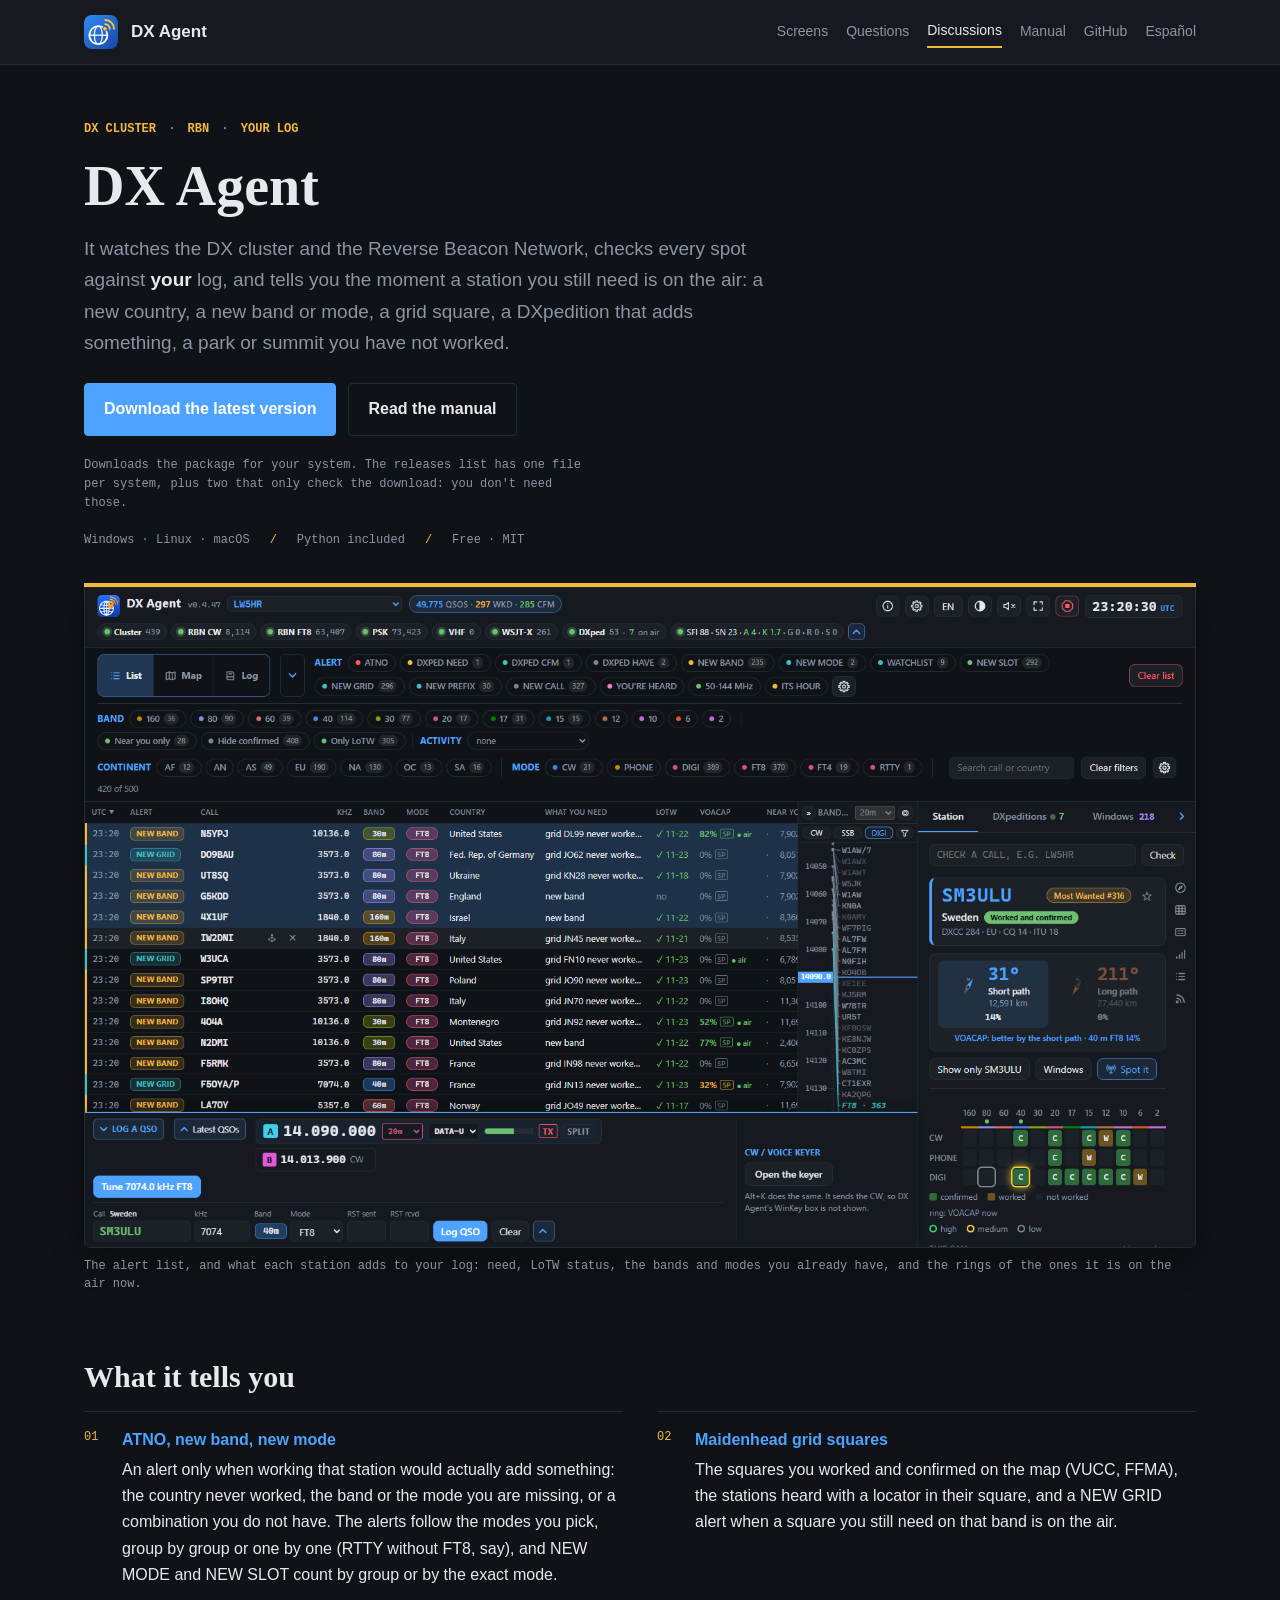
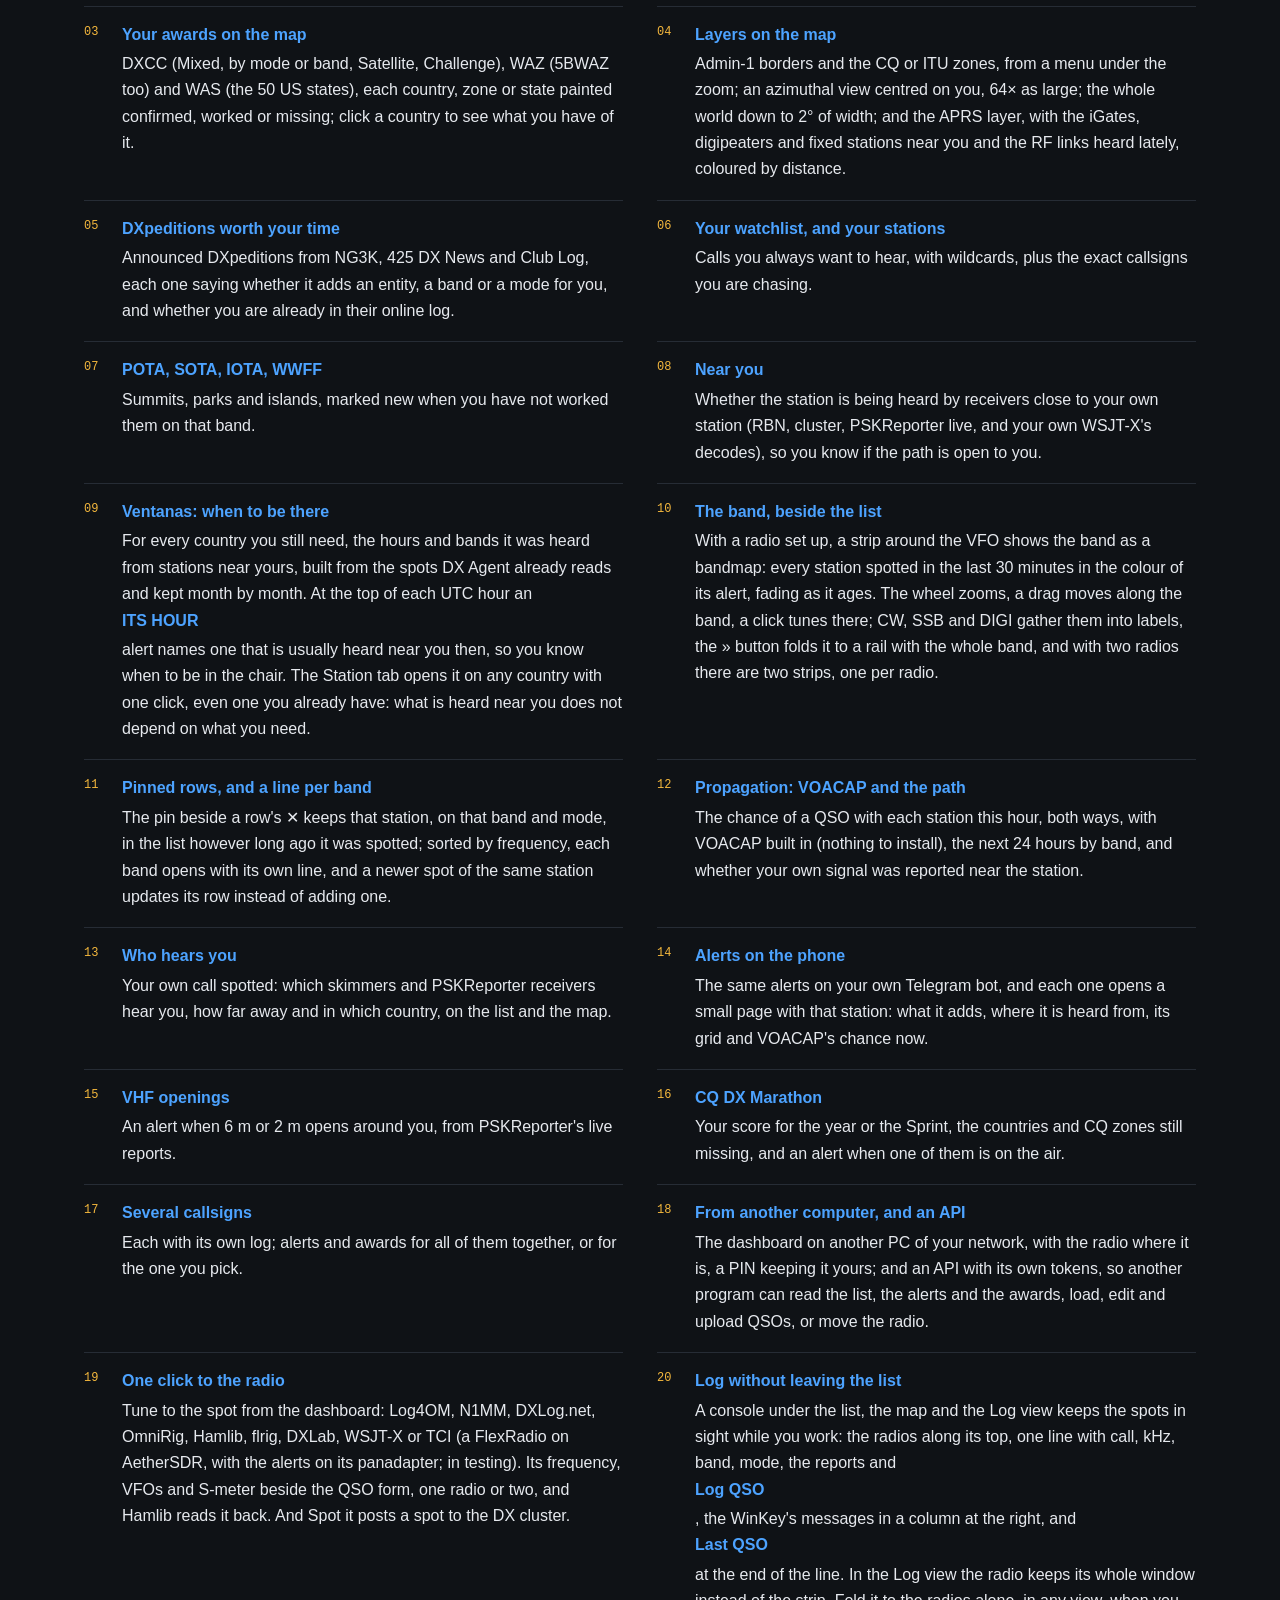
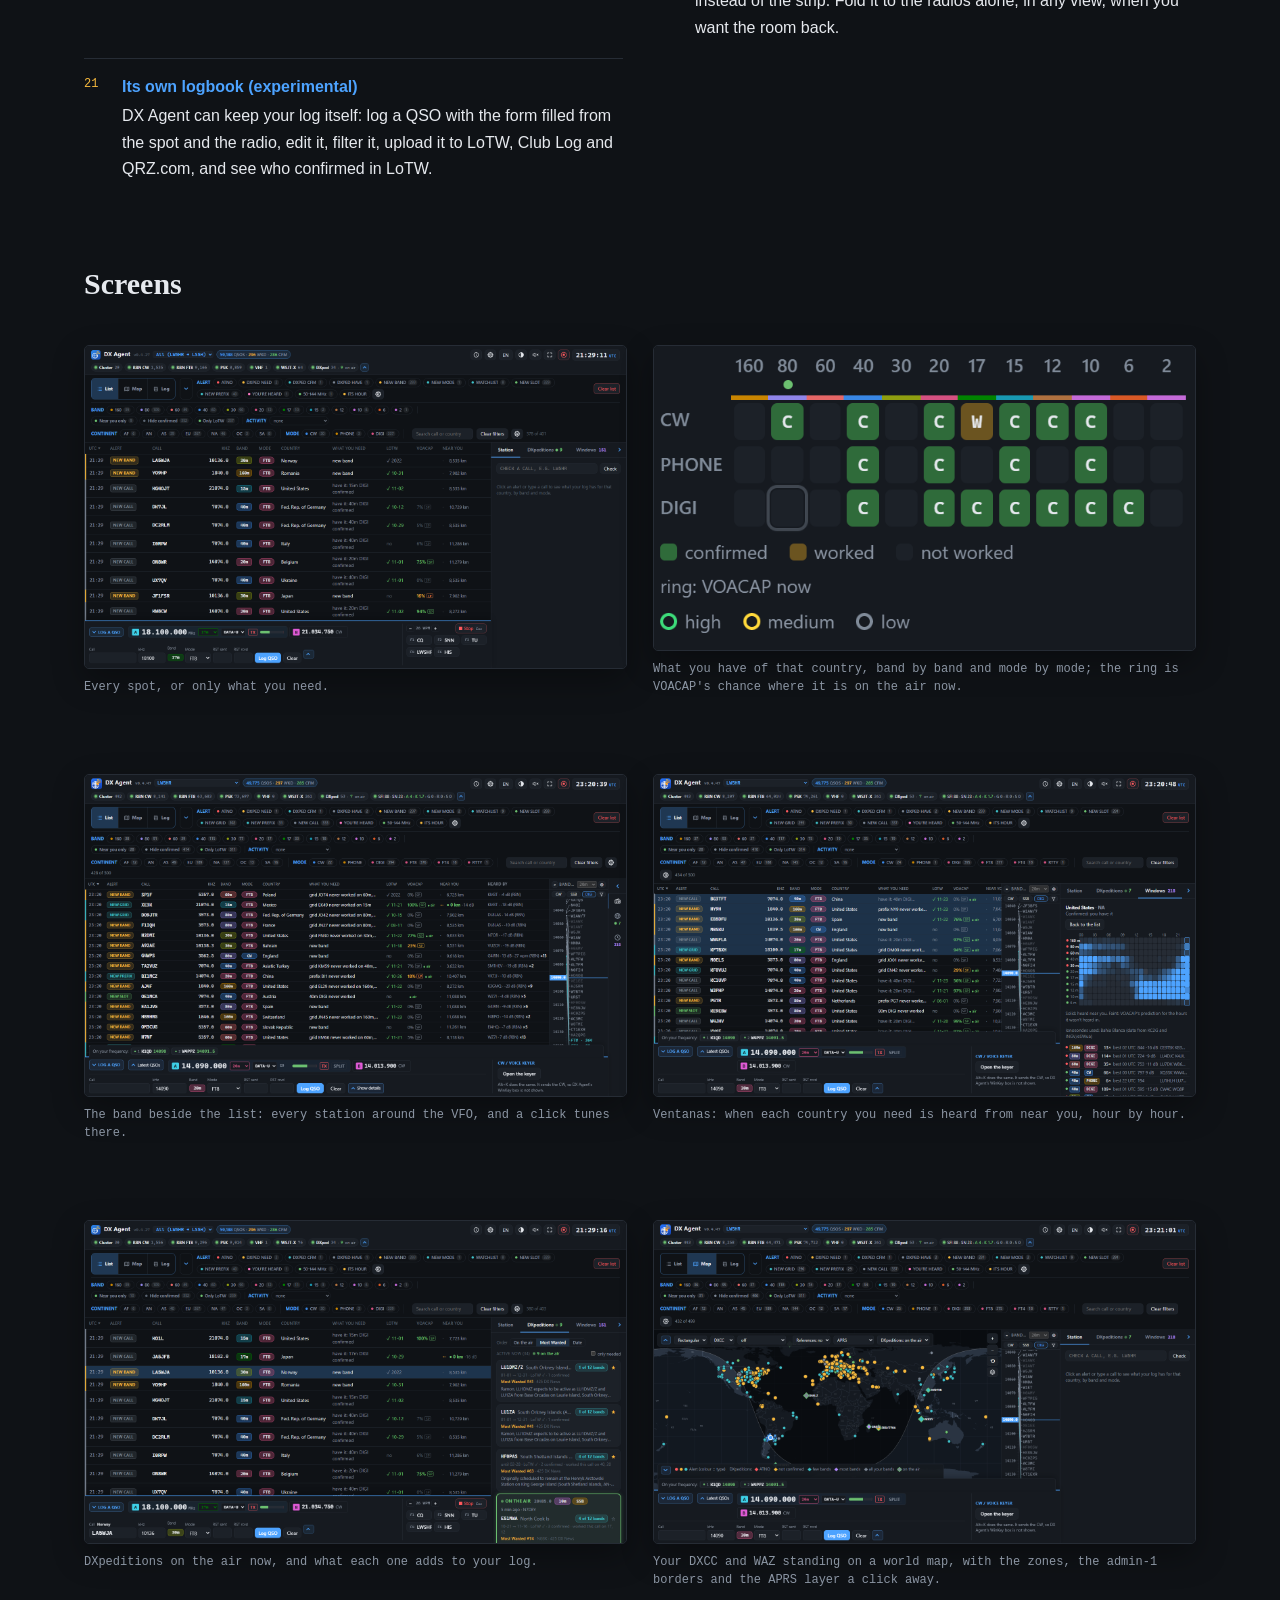
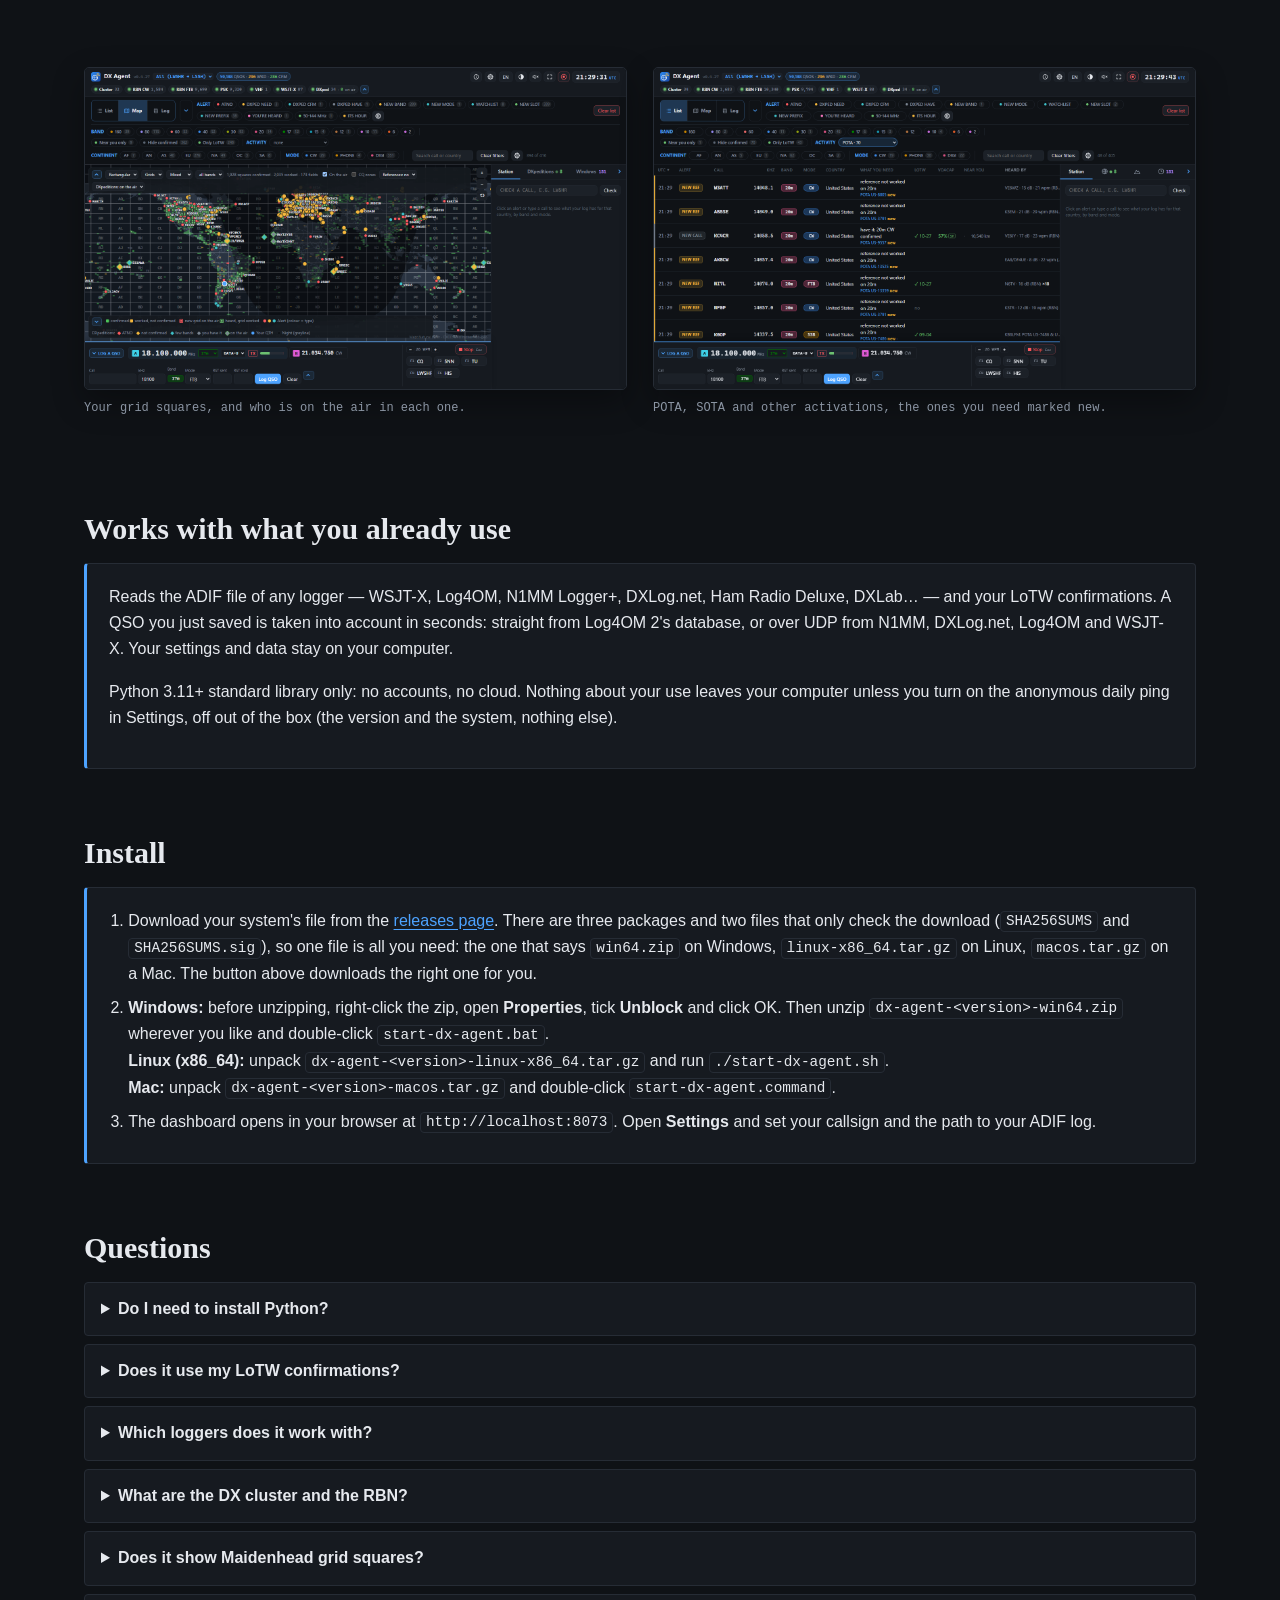
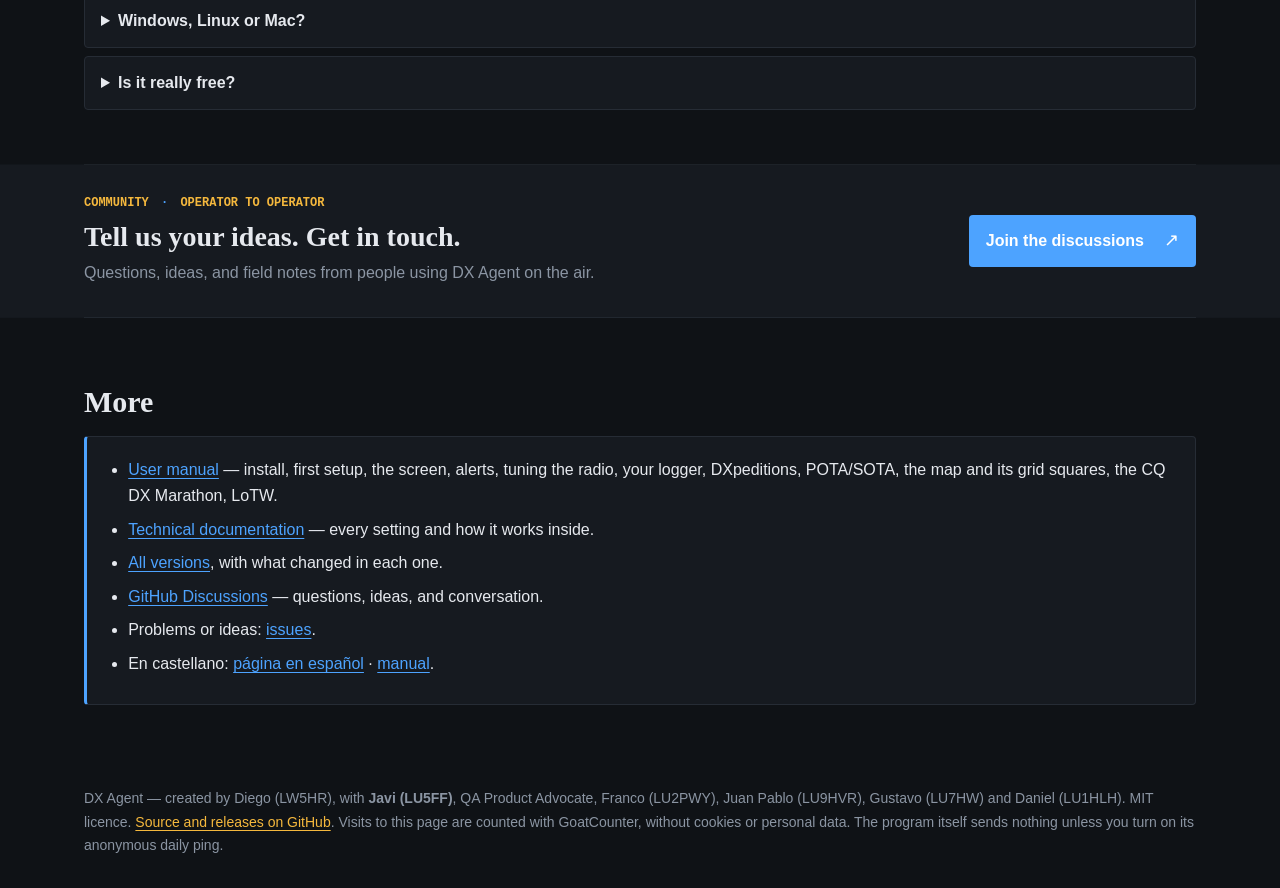
<file: index.html>
<!DOCTYPE html>
<html lang="en">
<head>
<meta charset="utf-8">
<meta name="viewport" content="width=device-width, initial-scale=1">
<title>DX Agent — DX cluster and RBN alerts for what you still need</title>
<meta name="description" content="Free, open-source DX cluster and RBN spot watcher for Windows, Linux and Mac. Alerts when a DXCC entity, band, mode, grid square or DXpedition you need is on the air, with your DXCC, WAZ and grid squares on a map.">
<link rel="canonical" href="https://lw5hr.github.io/dx-agent-download/">
<link rel="alternate" hreflang="en" href="https://lw5hr.github.io/dx-agent-download/">
<link rel="alternate" hreflang="es" href="https://lw5hr.github.io/dx-agent-download/es/">
<link rel="alternate" hreflang="x-default" href="https://lw5hr.github.io/dx-agent-download/">
<link rel="icon" href="images/list.en.png" type="image/png">
<link rel="stylesheet" href="style.css?v=6e32505">
<meta property="og:type" content="website">
<meta property="og:title" content="DX Agent — DX cluster &amp; RBN alerts for what you still need">
<meta property="og:description" content="Free, open-source DX spot watcher for Windows, Linux and Mac: alerts for the DXCC entities, bands, modes and DXpeditions missing from your log.">
<meta property="og:url" content="https://lw5hr.github.io/dx-agent-download/">
<meta property="og:image" content="https://lw5hr.github.io/dx-agent-download/images/station.en.png">
<meta property="og:locale" content="en_US">
<meta property="og:locale:alternate" content="es_ES">
<meta name="twitter:card" content="summary_large_image">
<meta name="twitter:title" content="DX Agent — DX cluster &amp; RBN alerts for what you still need">
<meta name="twitter:description" content="Free, open-source DX spot watcher for Windows, Linux and Mac.">
<meta name="twitter:image" content="https://lw5hr.github.io/dx-agent-download/images/station.en.png">
<script type="application/ld+json">
{
  "@context": "https://schema.org",
  "@type": "SoftwareApplication",
  "name": "DX Agent",
  "applicationCategory": "UtilitiesApplication",
  "applicationSubCategory": "Amateur radio",
  "operatingSystem": "Windows, Linux, macOS",
  "description": "Watches the DX cluster and the Reverse Beacon Network, compares every spot against your ADIF log, and alerts you when a station you still need is on the air.",
  "url": "https://lw5hr.github.io/dx-agent-download/",
  "downloadUrl": "https://github.com/lw5hr/dx-agent-download/releases/latest",
  "softwareVersion": "0.4.49",
  "inLanguage": ["en", "es"],
  "license": "https://opensource.org/licenses/MIT",
  "isAccessibleForFree": true,
  "screenshot": "https://lw5hr.github.io/dx-agent-download/images/station.en.png",
  "offers": { "@type": "Offer", "price": "0", "priceCurrency": "USD" },
  "sameAs": ["https://github.com/lw5hr/dx-agent-download"]
}
</script>
<script type="application/ld+json">
{
  "@context": "https://schema.org",
  "@type": "FAQPage",
  "mainEntity": [
    { "@type": "Question", "name": "Do I need to install Python to run DX Agent?",
      "acceptedAnswer": { "@type": "Answer", "text": "No. The Windows zip, the Linux tarball and the Mac package each bring their own Python, so you unpack the file and start it. Nothing else to install." } },
    { "@type": "Question", "name": "Does DX Agent work with my LoTW confirmations?",
      "acceptedAnswer": { "@type": "Answer", "text": "Yes. It downloads your LoTW confirmations and merges them with your ADIF log, so an entity counts as confirmed even if your logger has not synced it yet. You can also use your LoTW uploads as the log, without an ADIF file." } },
    { "@type": "Question", "name": "Which loggers does it work with?",
      "acceptedAnswer": { "@type": "Answer", "text": "Any program that writes an ADIF file (WSJT-X, Log4OM, N1MM Logger+, DXLog.net, Ham Radio Deluxe, DXLab, and others). With Log4OM 2 a QSO is read straight from its database in about 10 seconds, and QSOs sent over UDP by N1MM, DXLog.net, Log4OM or WSJT-X count at once." } },
    { "@type": "Question", "name": "What is the DX cluster and what is the Reverse Beacon Network?",
      "acceptedAnswer": { "@type": "Answer", "text": "The DX cluster is where radio amateurs announce the stations they hear; the Reverse Beacon Network is a worldwide set of automatic receivers (skimmers) that decode CW and digital modes and report every station they hear. DX Agent listens to both and keeps the spots that matter to your log." } },
    { "@type": "Question", "name": "Does it run on Linux and macOS?",
      "acceptedAnswer": { "@type": "Answer", "text": "Yes. Windows, Linux (x86_64) and macOS each have their own package with Python inside. The Windows-only parts are Log4OM's live log and the Log4OM, N1MM, OmniRig and DXLab tuning targets; Hamlib, flrig and TCI work everywhere." } },
    { "@type": "Question", "name": "Does it show Maidenhead grid squares?",
      "acceptedAnswer": { "@type": "Answer", "text": "Yes. The map's Grids view paints the Maidenhead squares you worked and confirmed (VUCC rules, one band for VUCC or 6 m for FFMA), puts the stations heard with a locator in their square, from your WSJT-X's decodes and the RBN's FT8/FT4 spots, and a NEW GRID alert tells you when a square you still need on that band is on the air." } },
    { "@type": "Question", "name": "Is it free?",
      "acceptedAnswer": { "@type": "Answer", "text": "Yes, it is free and open source under the MIT licence, with no account and no cloud service: it runs on your own computer, and nothing about how you use it is sent unless you turn on the optional anonymous daily ping." } }
  ]
}
</script>
</head>
<body>

<header>
  <div class="wrap">
    <img src="images/logo.svg" alt="DX Agent" width="34" height="34">
    <span class="name">DX Agent</span>
    <nav>
      <a href="#screens">Screens</a>
      <a href="#faq">Questions</a>
      <a href="#discussions">Discussions</a>
      <a href="https://github.com/lw5hr/dx-agent-download/blob/main/MANUAL.en.md">Manual</a>
      <a href="https://github.com/lw5hr/dx-agent-download">GitHub</a>
      <a href="es/" hreflang="es" lang="es">Español</a>
    </nav>
  </div>
</header>

<main class="wrap">

  <section class="hero">
    <p class="eyebrow">DX cluster <span>·</span> RBN <span>·</span> your log</p>
    <h1>DX Agent</h1>
    <p class="lead">It watches the DX cluster and the Reverse Beacon Network, checks every spot
      against <strong>your</strong> log, and tells you the moment a station you still need is on the
      air: a new country, a new band or mode, a grid square, a DXpedition that adds something, a park
      or summit you have not worked.</p>
    <div class="cta">
      <a class="btn" href="https://github.com/lw5hr/dx-agent-download/releases/latest"
         data-download-button
         data-label-windows="Download for Windows"
         data-label-macos="Download for macOS"
         data-label-linux="Download for Linux"
         data-goatcounter-click="download">Download the latest version</a>
      <a class="btn secondary" href="https://github.com/lw5hr/dx-agent-download/blob/main/MANUAL.en.md">Read the manual</a>
    </div>
    <p class="download-hint">Downloads <span data-download-file>the package for your system</span>.
      The releases list has one file per system, plus two that only check the download: you don't
      need those.</p>
    <p class="hero-meta"><span>Windows · Linux · macOS</span><span>Python included</span><span>Free · MIT</span></p>
  </section>

  <figure>
    <img src="images/station.en.png" alt="DX Agent: the alert list with a station picked, and the Station tab showing what you have of that country by band and mode, its LoTW status, the beam headings, the watchlist star by the call and the Windows and Spot it buttons" width="1000" loading="eager">
    <figcaption>The alert list, and what each station adds to your log: need, LoTW status, the
      bands and modes you already have, and the rings of the ones it is on the air now.</figcaption>
  </figure>

  <h2>What it tells you</h2>
  <ul class="features">
    <li><b>ATNO, new band, new mode</b> An alert only when working that station would actually add
      something: the country never worked, the band or the mode you are missing, or a combination
      you do not have. The alerts follow the modes you pick, group by group or one by one (RTTY
      without FT8, say), and NEW MODE and NEW SLOT count by group or by the exact mode.</li>
    <li><b>Maidenhead grid squares</b> The squares you worked and confirmed on the map (VUCC,
      FFMA), the stations heard with a locator in their square, and a NEW GRID alert when a square
      you still need on that band is on the air.</li>
    <li><b>Your awards on the map</b> DXCC (Mixed, by mode or band, Satellite, Challenge), WAZ
      (5BWAZ too) and WAS (the 50 US states), each country, zone or state painted confirmed, worked
      or missing; click a country to see what you have of it.</li>
    <li><b>Layers on the map</b> Admin-1 borders and the CQ or ITU zones, from a menu under the zoom;
      an azimuthal view centred on you, 64× as large; the whole world down to 2° of width; and the
      APRS layer, with the iGates, digipeaters and fixed stations near you and the RF links heard
      lately, coloured by distance.</li>
    <li><b>DXpeditions worth your time</b> Announced DXpeditions from NG3K, 425 DX News and Club Log,
      each one saying whether it adds an entity, a band or a mode for you, and whether you are
      already in their online log.</li>
    <li><b>Your watchlist, and your stations</b> Calls you always want to hear, with wildcards, plus
      the exact callsigns you are chasing.</li>
    <li><b>POTA, SOTA, IOTA, WWFF</b> Summits, parks and islands, marked new when you have not worked
      them on that band.</li>
    <li><b>Near you</b> Whether the station is being heard by receivers close to your own station
      (RBN, cluster, PSKReporter live, and your own WSJT-X's decodes), so you know if the path is
      open to you.</li>
    <li><b>Ventanas: when to be there</b> For every country you still need, the hours and bands it was
      heard from stations near yours, built from the spots DX Agent already reads and kept month by
      month. At the top of each UTC hour an <b>ITS HOUR</b> alert names one that is usually heard near
      you then, so you know when to be in the chair. The Station tab opens it on any country with one
      click, even one you already have: what is heard near you does not depend on what you need.</li>
    <li><b>The band, beside the list</b> With a radio set up, a strip around the VFO shows the band
      as a bandmap: every station spotted in the last 30 minutes in the colour of its
      alert, fading as it ages. The wheel zooms, a drag moves along the band, a click tunes there;
      CW, SSB and DIGI gather them into labels, the » button folds it to a rail with the whole band,
      and with two radios there are two strips, one per radio.</li>
    <li><b>Pinned rows, and a line per band</b> The pin beside a row's ✕ keeps that station, on
      that band and mode, in the list however long ago it was spotted; sorted by frequency, each band
      opens with its own line, and a newer spot of the same station updates its row instead of adding
      one.</li>
    <li><b>Propagation: VOACAP and the path</b> The chance of a QSO with each station this hour, both
      ways, with VOACAP built in (nothing to install), the next 24 hours by band, and whether your
      own signal was reported near the station.</li>
    <li><b>Who hears you</b> Your own call spotted: which skimmers and PSKReporter receivers hear
      you, how far away and in which country, on the list and the map.</li>
    <li><b>Alerts on the phone</b> The same alerts on your own Telegram bot, and each one opens a
      small page with that station: what it adds, where it is heard from, its grid and VOACAP's
      chance now.</li>
    <li><b>VHF openings</b> An alert when 6 m or 2 m opens around you, from PSKReporter's live
      reports.</li>
    <li><b>CQ DX Marathon</b> Your score for the year or the Sprint, the countries and CQ zones still
      missing, and an alert when one of them is on the air.</li>
    <li><b>Several callsigns</b> Each with its own log; alerts and awards for all of them together,
      or for the one you pick.</li>
    <li><b>From another computer, and an API</b> The dashboard on another PC of your network, with
      the radio where it is, a PIN keeping it yours; and an API with its own tokens, so another
      program can read the list, the alerts and the awards, load, edit and upload QSOs, or move the
      radio.</li>
    <li><b>One click to the radio</b> Tune to the spot from the dashboard: Log4OM, N1MM, DXLog.net,
      OmniRig, Hamlib, flrig, DXLab, WSJT-X or TCI (a FlexRadio on AetherSDR, with the alerts on its
      panadapter; in testing). Its frequency, VFOs and S-meter beside the QSO form, one radio or two,
      and Hamlib reads it back. And Spot it posts a spot to the DX cluster.</li>
    <li><b>Log without leaving the list</b> A console under the list, the map and the Log view keeps
      the spots in sight while you work: the radios along its top, one line with call, kHz, band, mode,
      the reports and <b>Log QSO</b>, the WinKey's messages in a column at the right, and
      <b>Last QSO</b> at the end of the line. In the Log view the radio keeps its whole window instead
      of the strip. Fold it to the radios alone, in any view, when you want the room back.</li>
    <li><b>Its own logbook (experimental)</b> DX Agent can keep your log itself: log a QSO with the
      form filled from the spot and the radio, edit it, filter it, upload it to LoTW, Club Log and QRZ.com, and
      see who confirmed in LoTW.</li>
  </ul>

  <h2 id="screens">Screens</h2>
  <div class="grid2">
    <figure>
      <img src="images/list.en.png" alt="DX Agent: the spot list, filtered to the stations still needed, with band and mode chips" loading="lazy">
      <figcaption>Every spot, or only what you need.</figcaption>
    </figure>
    <figure>
      <img src="images/grid-onair.en.png" alt="DX Agent: the band and mode grid, with a green ring on the band where the station is on the air now, and the legend of the ring's colours" loading="lazy">
      <figcaption>What you have of that country, band by band and mode by mode; the ring is
        VOACAP's chance where it is on the air now.</figcaption>
    </figure>
    <figure>
      <img src="images/bandmap.en.png" alt="DX Agent: the alert list with the bandmap strip at its right, the stations around the VFO on the radio's band, with the CW, SSB and DIGI labels" loading="lazy">
      <figcaption>The band beside the list: every station around the VFO, and a click tunes there.</figcaption>
    </figure>
    <figure>
      <img src="images/ventanas.en.png" alt="DX Agent: the Ventanas tab with a country opened, its 24 hours by band and mode, the hours heard near you and the ones VOACAP fills in" loading="lazy">
      <figcaption>Ventanas: when each country you need is heard from near you, hour by hour.</figcaption>
    </figure>
    <figure>
      <img src="images/dxpeditions.en.png" alt="DX Agent: the DXpeditions tab, with the ones on the air now and what each adds to the log" loading="lazy">
      <figcaption>DXpeditions on the air now, and what each one adds to your log.</figcaption>
    </figure>
    <figure>
      <img src="images/map.en.png" alt="DX Agent: the world map with the alerts, the DXpeditions on the air, your own station and the night side, and the menu of the map's layers" loading="lazy">
      <figcaption>Your DXCC and WAZ standing on a world map, with the zones, the admin-1 borders
        and the APRS layer a click away.</figcaption>
    </figure>
    <figure>
      <img src="images/grids.en.png" alt="DX Agent: the map's Grids view, with the grid squares worked and confirmed and the stations on the air in their square" loading="lazy">
      <figcaption>Your grid squares, and who is on the air in each one.</figcaption>
    </figure>
    <figure>
      <img src="images/activity.en.png" alt="DX Agent: the alert list filtered to activations, with the parks and summits not worked marked new" loading="lazy">
      <figcaption>POTA, SOTA and other activations, the ones you need marked new.</figcaption>
    </figure>
  </div>

  <h2>Works with what you already use</h2>
  <div class="card">
    <p>Reads the ADIF file of any logger — WSJT-X, Log4OM, N1MM Logger+, DXLog.net, Ham Radio
      Deluxe, DXLab… — and your LoTW confirmations. A QSO you just saved is taken into account in
      seconds: straight from Log4OM 2's database, or over UDP from N1MM, DXLog.net, Log4OM and
      WSJT-X. Your settings and data stay on your computer.</p>
    <p class="small">Python 3.11+ standard library only: no accounts, no cloud. Nothing about your use leaves your computer unless you turn on the anonymous daily ping in Settings, off out of the box (the version and the system, nothing else).</p>
  </div>

  <h2>Install</h2>
  <div class="card">
    <ol>
      <li>Download your system's file from the
        <a href="https://github.com/lw5hr/dx-agent-download/releases/latest" data-goatcounter-click="download-install">releases page</a>.
        There are three packages and two files that only check the download
        (<code>SHA256SUMS</code> and <code>SHA256SUMS.sig</code>), so one file is all you need:
        the one that says <code>win64.zip</code> on Windows, <code>linux-x86_64.tar.gz</code> on
        Linux, <code>macos.tar.gz</code> on a Mac. The button above downloads the right one for you.</li>
      <li><b>Windows:</b> before unzipping, right-click the zip, open <b>Properties</b>, tick
        <b>Unblock</b> and click OK. Then unzip <code>dx-agent-&lt;version&gt;-win64.zip</code>
        wherever you like and double-click <code>start-dx-agent.bat</code>.<br>
        <b>Linux (x86_64):</b> unpack <code>dx-agent-&lt;version&gt;-linux-x86_64.tar.gz</code> and run
        <code>./start-dx-agent.sh</code>.<br>
        <b>Mac:</b> unpack <code>dx-agent-&lt;version&gt;-macos.tar.gz</code> and double-click
        <code>start-dx-agent.command</code>.</li>
      <li>The dashboard opens in your browser at <code>http://localhost:8073</code>. Open
        <b>Settings</b> and set your callsign and the path to your ADIF log.</li>
    </ol>
  </div>

  <h2 id="faq">Questions</h2>
  <details>
    <summary>Do I need to install Python?</summary>
    <p>No. Each package brings its own Python: you unpack it and start it. Nothing else to install.</p>
  </details>
  <details>
    <summary>Does it use my LoTW confirmations?</summary>
    <p>Yes. With your LoTW password it downloads your confirmations and merges them with your log, so
      an entity counts as confirmed even if your logger has not synced it yet. It can also use your
      LoTW uploads as the log, with no ADIF file at all.</p>
  </details>
  <details>
    <summary>Which loggers does it work with?</summary>
    <p>Any program that writes an ADIF file. With Log4OM 2 a QSO is read straight from its database
      within about 10 seconds; QSOs that N1MM Logger+, DXLog.net, Log4OM or WSJT-X send over UDP
      count at once.</p>
  </details>
  <details>
    <summary>What are the DX cluster and the RBN?</summary>
    <p>The DX cluster is where radio amateurs announce the stations they hear. The Reverse Beacon
      Network is a worldwide set of automatic receivers that decode CW and digital modes and report
      every station they hear. DX Agent listens to both and keeps what matters to your log.</p>
  </details>
  <details>
    <summary>Does it show Maidenhead grid squares?</summary>
    <p>Yes. The map's <b>Grids</b> view paints the Maidenhead squares you worked and confirmed (VUCC
      rules: one band for VUCC, 6 m for FFMA) and puts the stations heard with a locator in their
      square, from your WSJT-X's decodes and the RBN's FT8/FT4 spots. A <b>NEW GRID</b> alert tells
      you when a square you still need on that band is on the air.</p>
  </details>
  <details>
    <summary>Windows, Linux or Mac?</summary>
    <p>All three, each with its own package. The Windows-only parts are Log4OM's live log and the
      Log4OM, N1MM, OmniRig and DXLab tuning targets; Hamlib, flrig and TCI work everywhere.</p>
  </details>
  <details>
    <summary>Is it really free?</summary>
    <p>Yes: MIT licence, no account, no cloud service. It runs on your computer, and nothing about your use is sent unless you turn on the anonymous daily ping, off out of the box: then it is the version and the system, once a day.</p>
  </details>

  <section class="community" id="discussions" aria-labelledby="community-title">
    <div class="community-inner">
      <div>
        <p class="eyebrow">Community <span>·</span> operator to operator</p>
        <h2 id="community-title">Tell us your ideas. Get in touch.</h2>
        <p>Questions, ideas, and field notes from people using DX Agent on the air.</p>
      </div>
      <a class="community-btn" href="https://github.com/lw5hr/dx-agent-download/discussions">Join the discussions <span aria-hidden="true">↗</span></a>
    </div>
  </section>

  <h2>More</h2>
  <div class="card">
    <ul>
      <li><a href="https://github.com/lw5hr/dx-agent-download/blob/main/MANUAL.en.md">User manual</a>
        — install, first setup, the screen, alerts, tuning the radio, your logger, DXpeditions,
        POTA/SOTA, the map and its grid squares, the CQ DX Marathon, LoTW.</li>
      <li><a href="https://github.com/lw5hr/dx-agent-download/blob/main/docs/DOCUMENTATION.md">Technical documentation</a>
        — every setting and how it works inside.</li>
      <li><a href="https://github.com/lw5hr/dx-agent-download/releases" data-goatcounter-click="all-versions">All versions</a>, with what
        changed in each one.</li>
      <li><a href="https://github.com/lw5hr/dx-agent-download/discussions">GitHub Discussions</a> — questions, ideas, and conversation.</li>
      <li>Problems or ideas: <a href="https://github.com/lw5hr/dx-agent-download/issues">issues</a>.</li>
      <li lang="es">En castellano: <a href="es/" hreflang="es">página en español</a> ·
        <a href="https://github.com/lw5hr/dx-agent-download/blob/main/MANUAL.es.md" hreflang="es">manual</a>.</li>
    </ul>
  </div>

</main>

<footer>
  <div class="wrap">
    DX Agent — created by Diego (LW5HR), with <strong>Javi (LU5FF)</strong>, QA Product Advocate, Franco (LU2PWY),
    Juan Pablo (LU9HVR), Gustavo (LU7HW) and Daniel (LU1HLH). MIT licence.
    <a href="https://github.com/lw5hr/dx-agent-download">Source and releases on GitHub</a>.
    Visits to this page are counted with GoatCounter, without cookies or personal data. The program itself sends nothing unless you turn on its anonymous daily ping.
  </div>
</footer>

<!-- Visits and download clicks, counted by GoatCounter (no cookies, no personal data):
     https://lw5hr.goatcounter.com
     The program's anonymous ping, only with ui.telemetry on, counts at /ping/<version>/<system>. -->
<script data-goatcounter="https://lw5hr.goatcounter.com/count"
        async src="https://gc.zgo.at/count.js"></script>
<script src="download.js?v=2077093" defer></script>
</body>
</html>
</file>
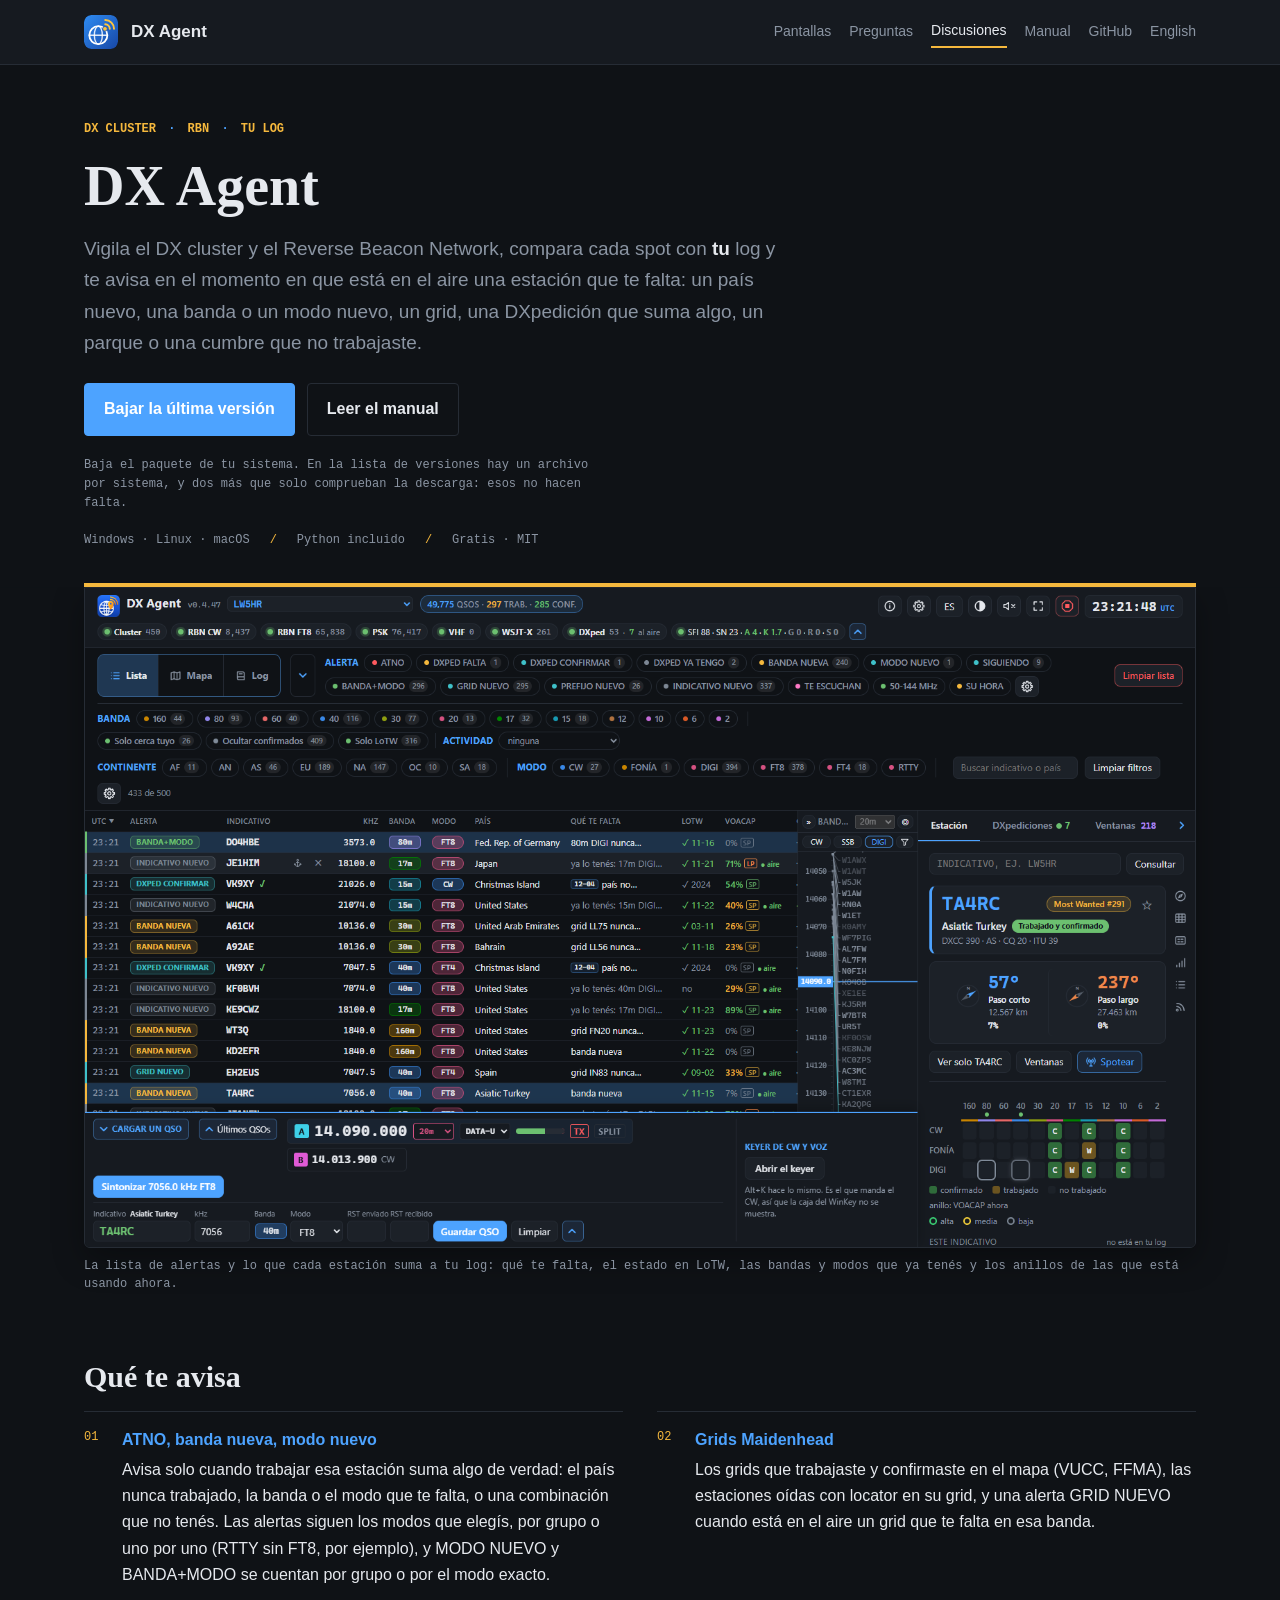
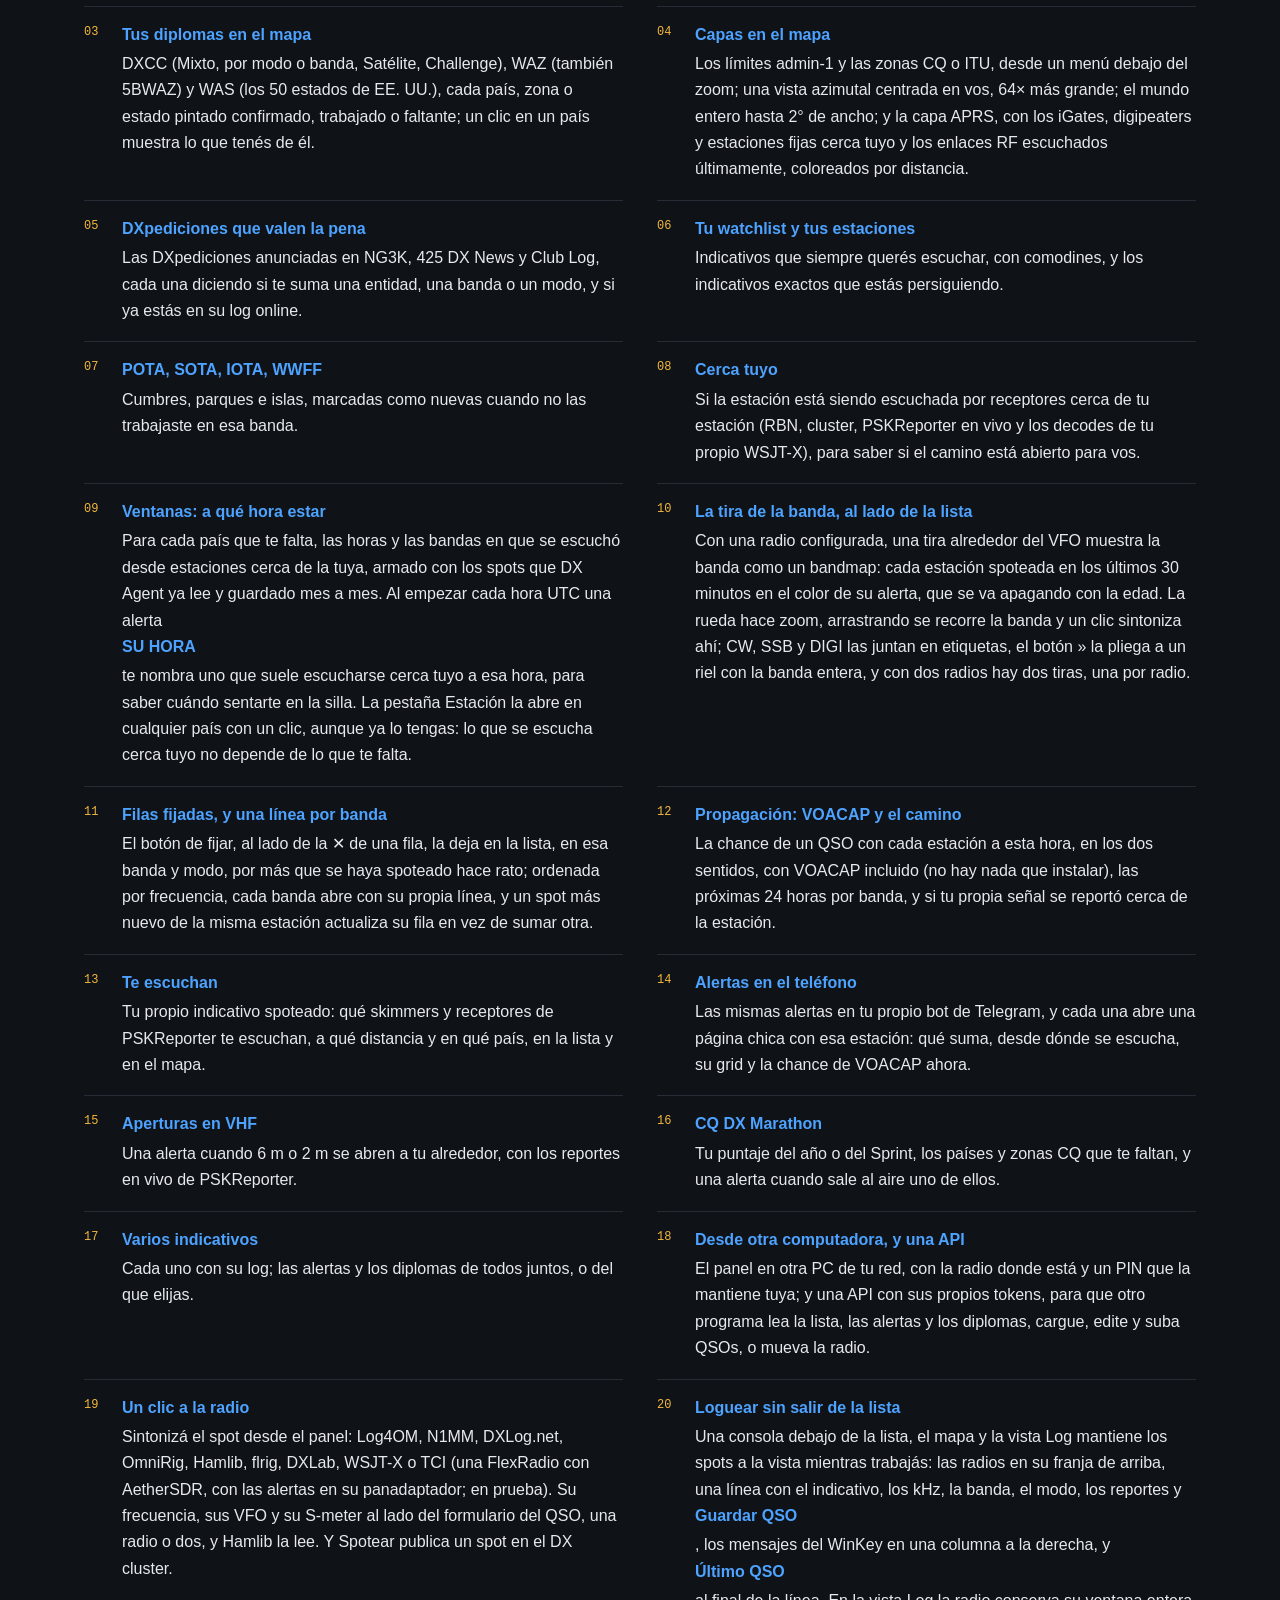
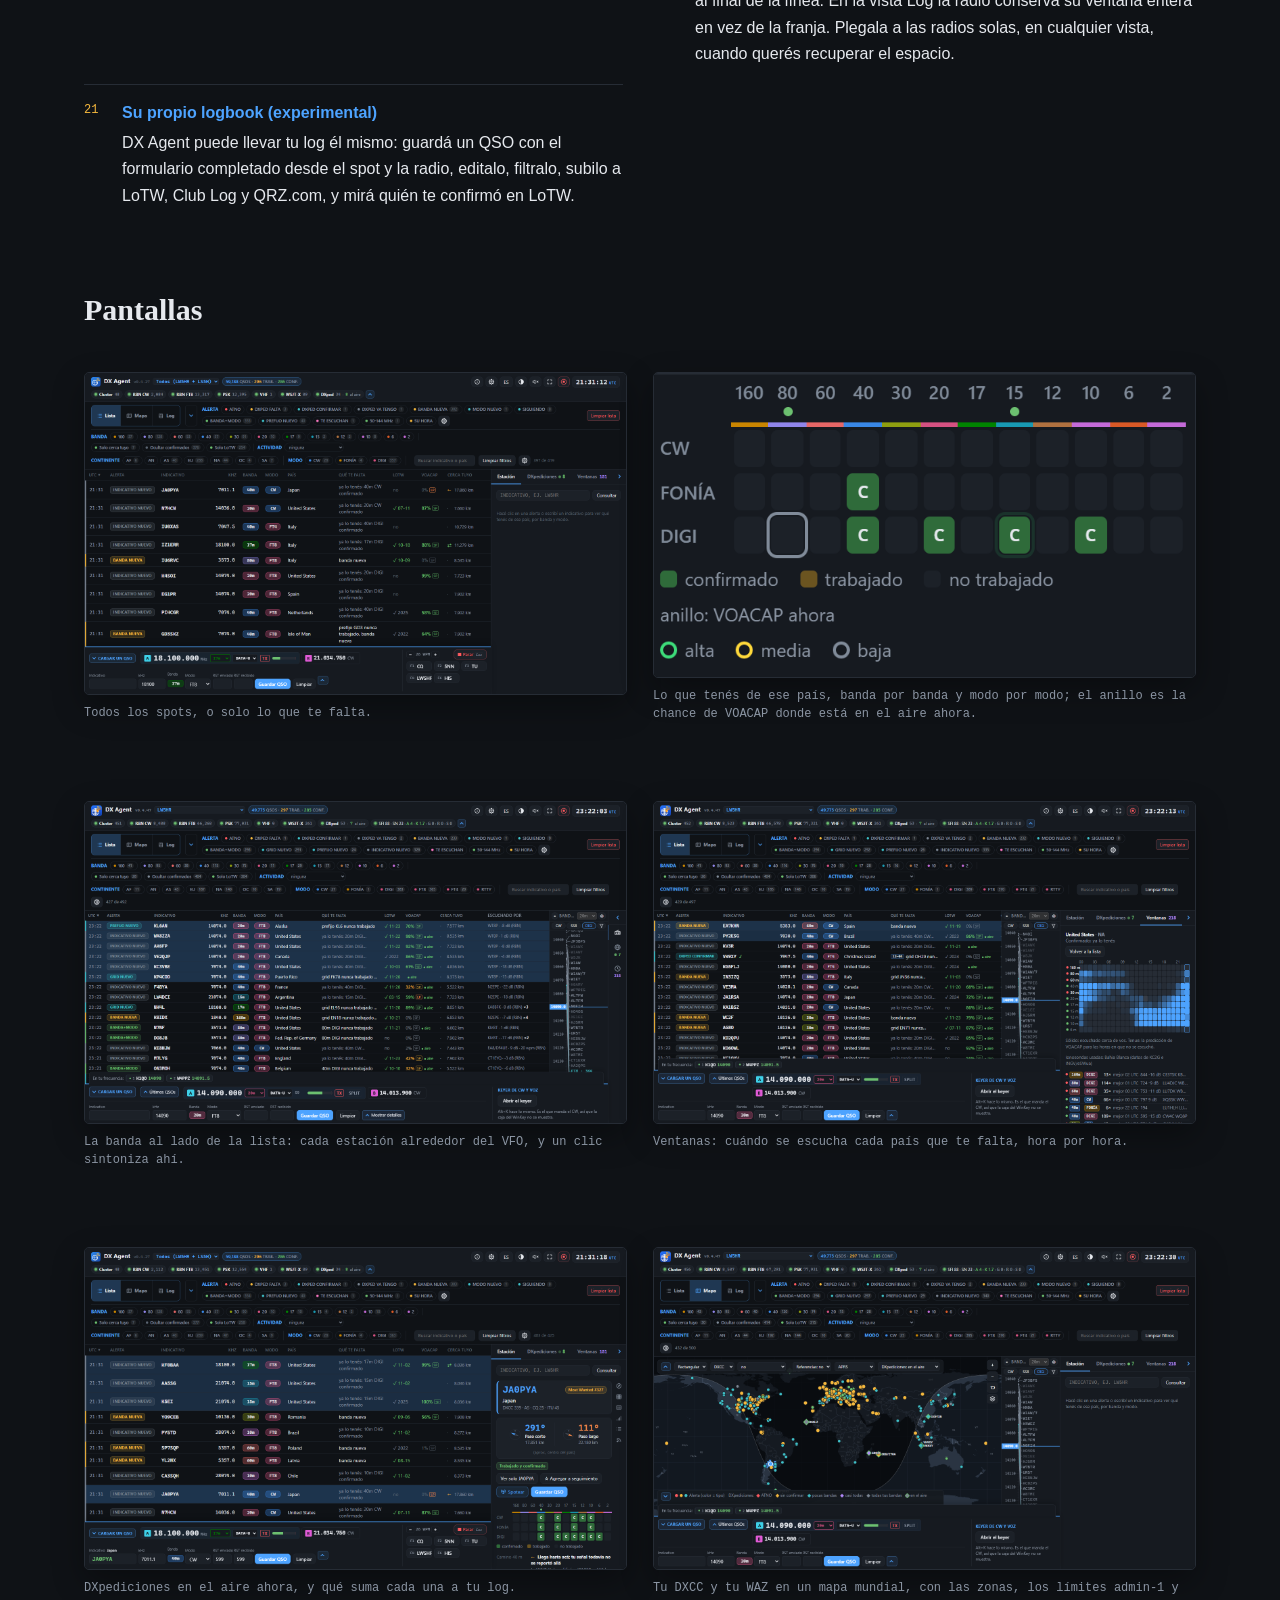
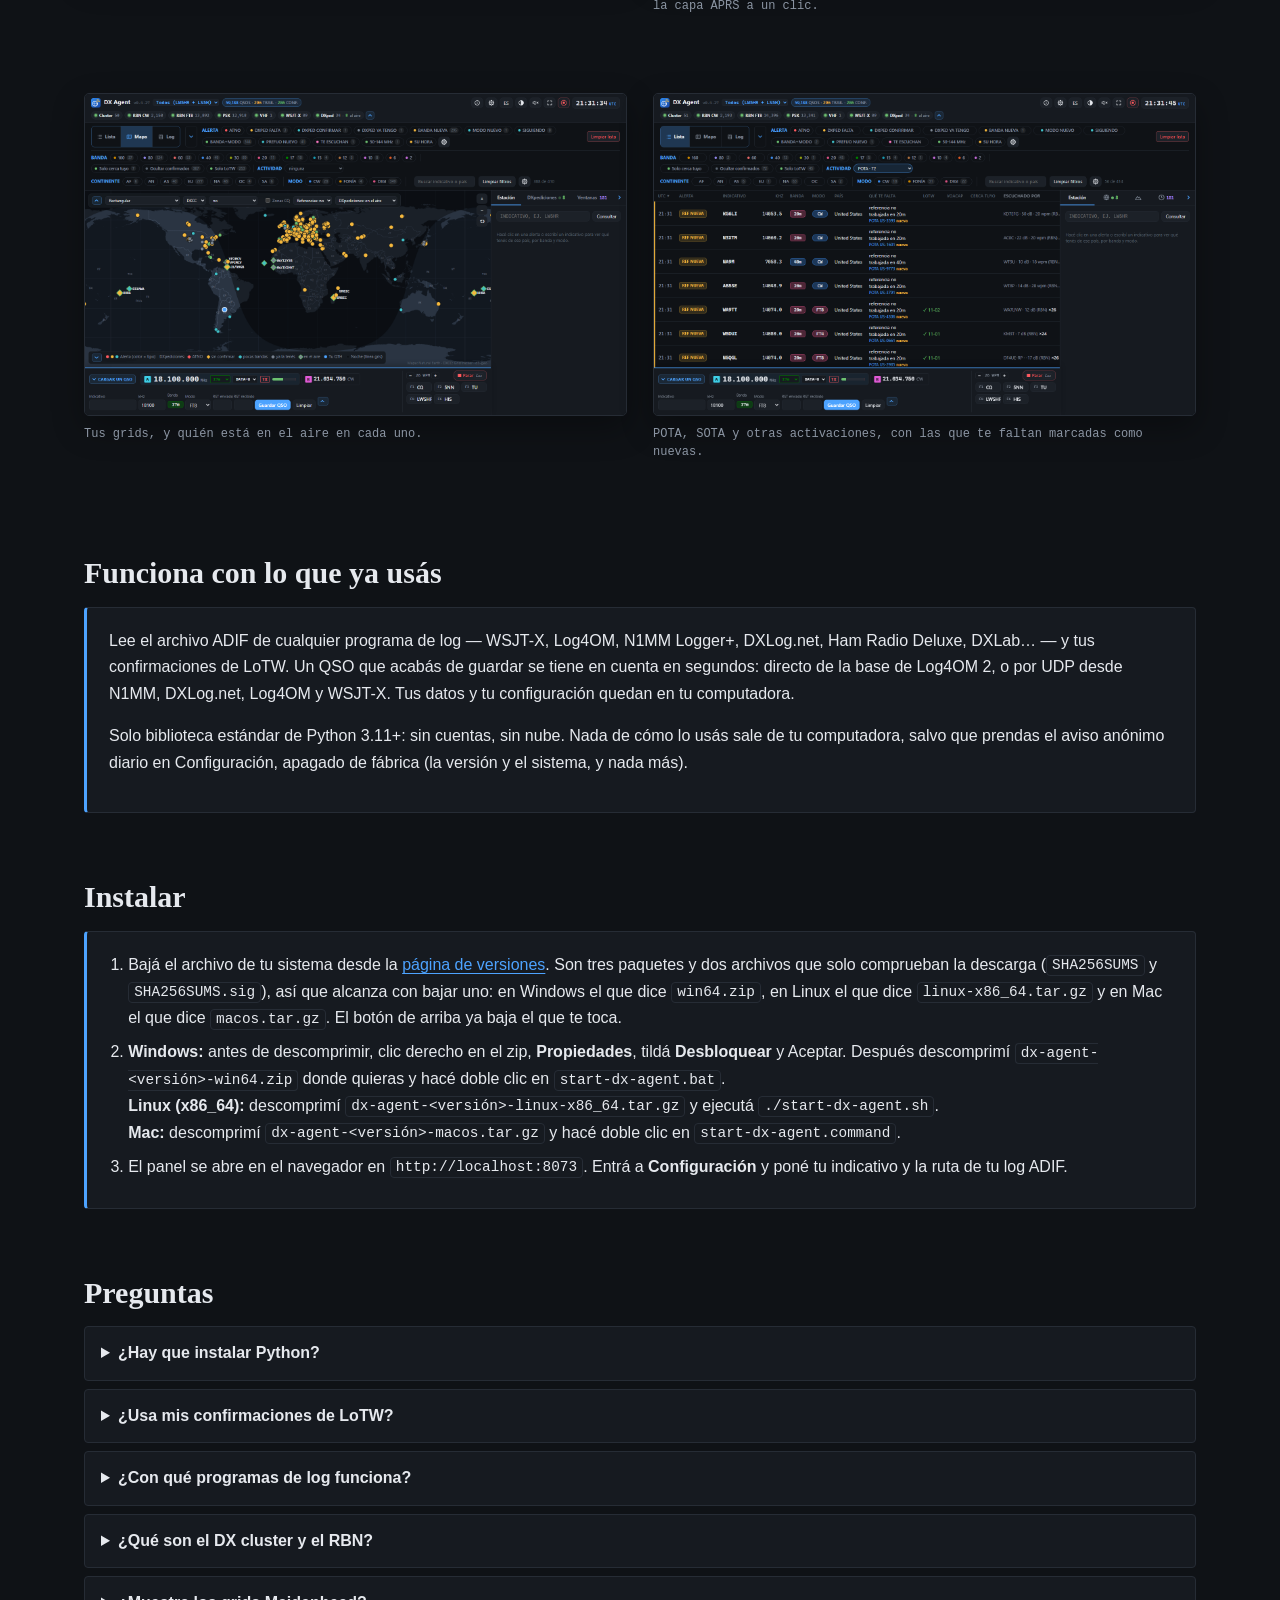
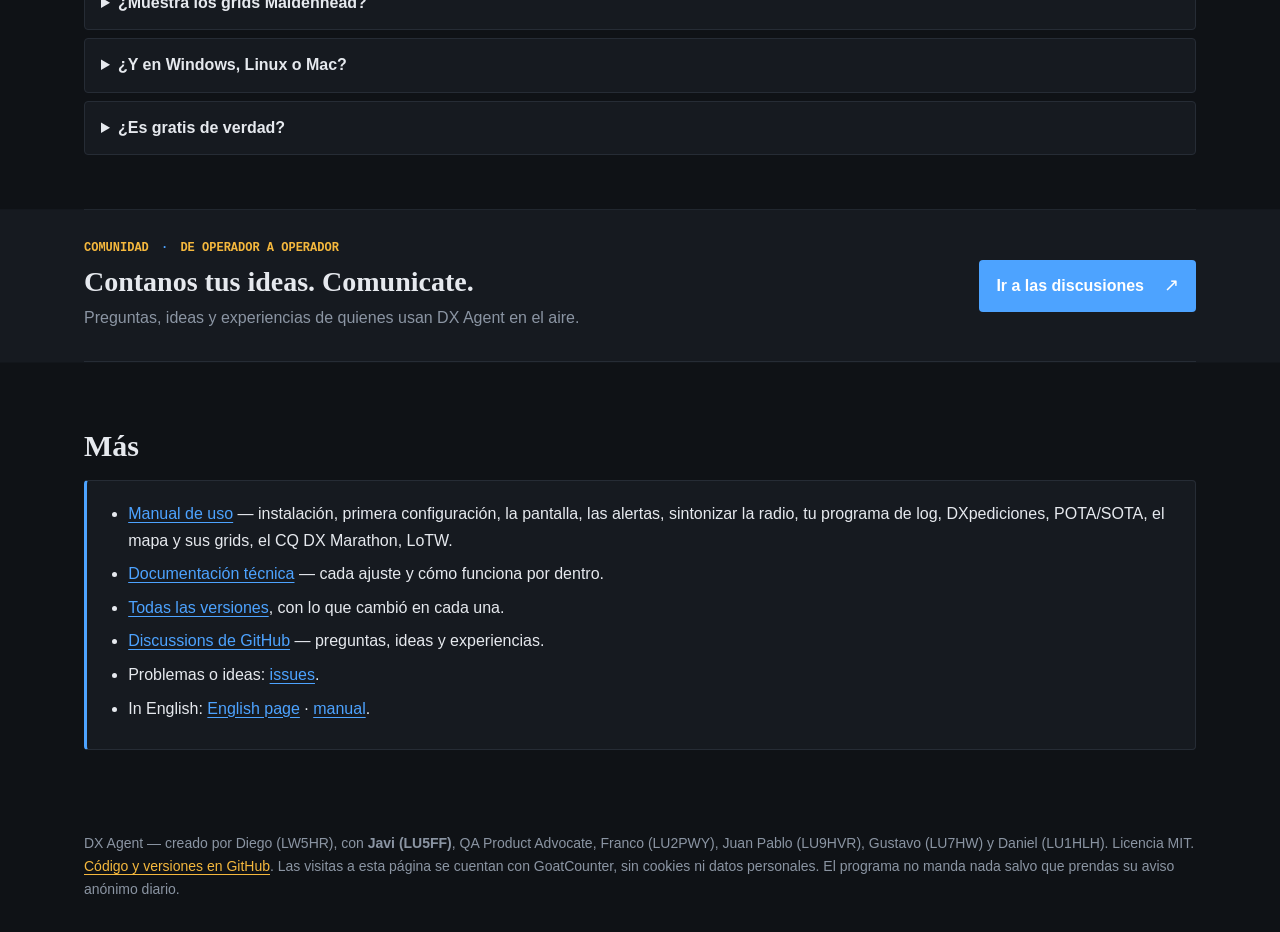
<file: es/index.html>
<!DOCTYPE html>
<html lang="es">
<head>
<meta charset="utf-8">
<meta name="viewport" content="width=device-width, initial-scale=1">
<title>DX Agent — alertas del DX cluster y del RBN para lo que te falta</title>
<meta name="description" content="Vigila el DX cluster y el RBN y te avisa cuando está en el aire un país, banda, modo, grid o DXpedición que te falta, con tu DXCC, tu WAZ y tus grids en un mapa. Gratis, open source, Windows, Linux y Mac.">
<link rel="canonical" href="https://lw5hr.github.io/dx-agent-download/es/">
<link rel="alternate" hreflang="en" href="https://lw5hr.github.io/dx-agent-download/">
<link rel="alternate" hreflang="es" href="https://lw5hr.github.io/dx-agent-download/es/">
<link rel="alternate" hreflang="x-default" href="https://lw5hr.github.io/dx-agent-download/">
<link rel="icon" href="../images/list.es.png" type="image/png">
<link rel="stylesheet" href="../style.css?v=6e32505">
<meta property="og:type" content="website">
<meta property="og:title" content="DX Agent — alertas del DX cluster para lo que te falta">
<meta property="og:description" content="Vigila el DX cluster y el RBN y te avisa cuando está en el aire algo que te falta. Windows, Linux y Mac. Gratis y open source.">
<meta property="og:url" content="https://lw5hr.github.io/dx-agent-download/es/">
<meta property="og:image" content="https://lw5hr.github.io/dx-agent-download/images/station.es.png">
<meta property="og:locale" content="es_ES">
<meta property="og:locale:alternate" content="en_US">
<meta name="twitter:card" content="summary_large_image">
<meta name="twitter:title" content="DX Agent — alertas del DX cluster para lo que te falta">
<meta name="twitter:description" content="Vigila el DX cluster y el RBN y te avisa cuando está en el aire algo que te falta.">
<meta name="twitter:image" content="https://lw5hr.github.io/dx-agent-download/images/station.es.png">
<script type="application/ld+json">
{
  "@context": "https://schema.org",
  "@type": "SoftwareApplication",
  "name": "DX Agent",
  "applicationCategory": "UtilitiesApplication",
  "applicationSubCategory": "Radioaficion",
  "operatingSystem": "Windows, Linux, macOS",
  "inLanguage": "es",
  "description": "Vigila el DX cluster y el Reverse Beacon Network, compara cada spot con tu log ADIF y te avisa cuando esta en el aire una estacion que te falta.",
  "url": "https://lw5hr.github.io/dx-agent-download/es/",
  "downloadUrl": "https://github.com/lw5hr/dx-agent-download/releases/latest",
  "softwareVersion": "0.4.49",
  "license": "https://opensource.org/licenses/MIT",
  "isAccessibleForFree": true,
  "screenshot": "https://lw5hr.github.io/dx-agent-download/images/station.es.png",
  "offers": { "@type": "Offer", "price": "0", "priceCurrency": "USD" },
  "sameAs": ["https://github.com/lw5hr/dx-agent-download"]
}
</script>
<script type="application/ld+json">
{
  "@context": "https://schema.org",
  "@type": "FAQPage",
  "inLanguage": "es",
  "mainEntity": [
    { "@type": "Question", "name": "¿Hay que instalar Python para usar DX Agent?",
      "acceptedAnswer": { "@type": "Answer", "text": "No. El zip de Windows, el tar.gz de Linux y el paquete de Mac traen su propio Python: se descomprime y se arranca. No hay nada mas que instalar." } },
    { "@type": "Question", "name": "¿Usa mis confirmaciones de LoTW?",
      "acceptedAnswer": { "@type": "Answer", "text": "Si. Con tu contrasena de LoTW baja tus confirmaciones y las suma a tu log, asi una entidad cuenta como confirmada aunque tu programa de log todavia no la haya sincronizado. Tambien podes usar lo que subiste a LoTW como log, sin archivo ADIF." } },
    { "@type": "Question", "name": "¿Con que programas de log funciona?",
      "acceptedAnswer": { "@type": "Answer", "text": "Con cualquiera que escriba un archivo ADIF: WSJT-X, Log4OM, N1MM Logger+, DXLog.net, Ham Radio Deluxe, DXLab y otros. Con Log4OM 2 un QSO se lee directo de su base en unos 10 segundos, y los QSOs que N1MM, DXLog.net, Log4OM o WSJT-X mandan por UDP cuentan al instante." } },
    { "@type": "Question", "name": "¿Que son el DX cluster y el Reverse Beacon Network?",
      "acceptedAnswer": { "@type": "Answer", "text": "El DX cluster es donde los radioaficionados anuncian las estaciones que escuchan. El Reverse Beacon Network es una red mundial de receptores automaticos que decodifican CW y modos digitales y reportan cada estacion que oyen. DX Agent escucha a los dos y se queda con lo que importa para tu log." } },
    { "@type": "Question", "name": "¿Funciona en Linux y en Mac?",
      "acceptedAnswer": { "@type": "Answer", "text": "Si. Windows, Linux (x86_64) y macOS tienen su propio paquete con Python adentro. Lo unico que no esta fuera de Windows es el log en vivo de Log4OM y los destinos de sintonia Log4OM, N1MM, OmniRig y DXLab; Hamlib, flrig y TCI funcionan en todas las plataformas." } },
    { "@type": "Question", "name": "¿Muestra los grids Maidenhead?",
      "acceptedAnswer": { "@type": "Answer", "text": "Si. La vista Grillas del mapa pinta los grids Maidenhead que trabajaste y confirmaste (reglas del VUCC, una banda para el VUCC o 6 m para el FFMA), pone en su grid a las estaciones oidas con locator, de los decodes de tu WSJT-X y los spots de FT8/FT4 de la RBN, y una alerta GRID NUEVO te avisa cuando esta en el aire un grid que te falta en esa banda." } },
    { "@type": "Question", "name": "¿Es gratis?",
      "acceptedAnswer": { "@type": "Answer", "text": "Si: licencia MIT, sin cuenta y sin servicio en la nube. Corre en tu computadora, y no se manda nada de como lo usas si no prendes el aviso anonimo diario, apagado de fabrica." } }
  ]
}
</script>
</head>
<body>

<header>
  <div class="wrap">
    <img src="../images/logo.svg" alt="DX Agent" width="34" height="34">
    <span class="name">DX Agent</span>
    <nav>
      <a href="#pantallas">Pantallas</a>
      <a href="#preguntas">Preguntas</a>
      <a href="#discusiones">Discusiones</a>
      <a href="https://github.com/lw5hr/dx-agent-download/blob/main/MANUAL.es.md">Manual</a>
      <a href="https://github.com/lw5hr/dx-agent-download">GitHub</a>
      <a href="../" hreflang="en" lang="en">English</a>
    </nav>
  </div>
</header>

<main class="wrap">

  <section class="hero">
    <p class="eyebrow">DX cluster <span>·</span> RBN <span>·</span> tu log</p>
    <h1>DX Agent</h1>
    <p class="lead">Vigila el DX cluster y el Reverse Beacon Network, compara cada spot con
      <strong>tu</strong> log y te avisa en el momento en que está en el aire una estación que te
      falta: un país nuevo, una banda o un modo nuevo, un grid, una DXpedición que suma algo, un parque
      o una cumbre que no trabajaste.</p>
    <div class="cta">
      <a class="btn" href="https://github.com/lw5hr/dx-agent-download/releases/latest"
         data-download-button
         data-label-windows="Descargar para Windows"
         data-label-macos="Descargar para macOS"
         data-label-linux="Descargar para Linux"
         data-goatcounter-click="download">Bajar la última versión</a>
      <a class="btn secondary" href="https://github.com/lw5hr/dx-agent-download/blob/main/MANUAL.es.md">Leer el manual</a>
    </div>
    <p class="download-hint">Baja <span data-download-file>el paquete de tu sistema</span>. En la
      lista de versiones hay un archivo por sistema, y dos más que solo comprueban la descarga:
      esos no hacen falta.</p>
    <p class="hero-meta"><span>Windows · Linux · macOS</span><span>Python incluido</span><span>Gratis · MIT</span></p>
  </section>

  <figure>
    <img src="../images/station.es.png" alt="DX Agent: la lista de alertas con una estación elegida, y la pestaña Estación con lo que tenés de ese país por banda y modo, su estado en LoTW, los rumbos, la estrella de seguimiento al lado del indicativo y los botones Ventanas y Spotear" width="1000" loading="eager">
    <figcaption>La lista de alertas y lo que cada estación suma a tu log: qué te falta, el estado en
      LoTW, las bandas y modos que ya tenés y los anillos de las que está usando ahora.</figcaption>
  </figure>

  <h2>Qué te avisa</h2>
  <ul class="features">
    <li><b>ATNO, banda nueva, modo nuevo</b> Avisa solo cuando trabajar esa estación suma algo de
      verdad: el país nunca trabajado, la banda o el modo que te falta, o una combinación que no tenés.
      Las alertas siguen los modos que elegís, por grupo o uno por uno (RTTY sin FT8, por ejemplo), y
      MODO NUEVO y BANDA+MODO se cuentan por grupo o por el modo exacto.</li>
    <li><b>Grids Maidenhead</b> Los grids que trabajaste y confirmaste en el mapa (VUCC,
      FFMA), las estaciones oídas con locator en su grid, y una alerta GRID NUEVO cuando está en el
      aire un grid que te falta en esa banda.</li>
    <li><b>Tus diplomas en el mapa</b> DXCC (Mixto, por modo o banda, Satélite, Challenge), WAZ
      (también 5BWAZ) y WAS (los 50 estados de EE. UU.), cada país, zona o estado pintado confirmado,
      trabajado o faltante; un clic en un país muestra lo que tenés de él.</li>
    <li><b>Capas en el mapa</b> Los límites admin-1 y las zonas CQ o ITU, desde un menú debajo del
      zoom; una vista azimutal centrada en vos, 64× más grande; el mundo entero hasta 2° de ancho; y
      la capa APRS, con los iGates, digipeaters y estaciones fijas cerca tuyo y los enlaces RF
      escuchados últimamente, coloreados por distancia.</li>
    <li><b>DXpediciones que valen la pena</b> Las DXpediciones anunciadas en NG3K, 425 DX News y Club
      Log, cada una diciendo si te suma una entidad, una banda o un modo, y si ya estás en su log
      online.</li>
    <li><b>Tu watchlist y tus estaciones</b> Indicativos que siempre querés escuchar, con comodines, y
      los indicativos exactos que estás persiguiendo.</li>
    <li><b>POTA, SOTA, IOTA, WWFF</b> Cumbres, parques e islas, marcadas como nuevas cuando no las
      trabajaste en esa banda.</li>
    <li><b>Cerca tuyo</b> Si la estación está siendo escuchada por receptores cerca de tu estación
      (RBN, cluster, PSKReporter en vivo y los decodes de tu propio WSJT-X), para saber si el camino
      está abierto para vos.</li>
    <li><b>Ventanas: a qué hora estar</b> Para cada país que te falta, las horas y las bandas en que se
      escuchó desde estaciones cerca de la tuya, armado con los spots que DX Agent ya lee y guardado mes
      a mes. Al empezar cada hora UTC una alerta <b>SU HORA</b> te nombra uno que suele escucharse cerca
      tuyo a esa hora, para saber cuándo sentarte en la silla. La pestaña Estación la abre en cualquier
      país con un clic, aunque ya lo tengas: lo que se escucha cerca tuyo no depende de lo que te falta.</li>
    <li><b>La tira de la banda, al lado de la lista</b> Con una radio configurada, una tira alrededor
      del VFO muestra la banda como un bandmap: cada estación spoteada en los
      últimos 30 minutos en el color de su alerta, que se va apagando con la edad. La rueda hace
      zoom, arrastrando se recorre la banda y un clic sintoniza ahí; CW, SSB y DIGI las juntan en
      etiquetas, el botón » la pliega a un riel con la banda entera, y con dos radios hay dos tiras,
      una por radio.</li>
    <li><b>Filas fijadas, y una línea por banda</b> El botón de fijar, al lado de la ✕ de una fila, la
      deja en la lista, en esa banda y modo, por más que se haya spoteado hace rato; ordenada por frecuencia,
      cada banda abre con su propia línea, y un spot más nuevo de la misma estación actualiza su fila
      en vez de sumar otra.</li>
    <li><b>Propagación: VOACAP y el camino</b> La chance de un QSO con cada estación a esta hora, en
      los dos sentidos, con VOACAP incluido (no hay nada que instalar), las próximas 24 horas por
      banda, y si tu propia señal se reportó cerca de la estación.</li>
    <li><b>Te escuchan</b> Tu propio indicativo spoteado: qué skimmers y receptores de PSKReporter te
      escuchan, a qué distancia y en qué país, en la lista y en el mapa.</li>
    <li><b>Alertas en el teléfono</b> Las mismas alertas en tu propio bot de Telegram, y cada una abre
      una página chica con esa estación: qué suma, desde dónde se escucha, su grid y la chance de
      VOACAP ahora.</li>
    <li><b>Aperturas en VHF</b> Una alerta cuando 6 m o 2 m se abren a tu alrededor, con los reportes
      en vivo de PSKReporter.</li>
    <li><b>CQ DX Marathon</b> Tu puntaje del año o del Sprint, los países y zonas CQ que te faltan, y
      una alerta cuando sale al aire uno de ellos.</li>
    <li><b>Varios indicativos</b> Cada uno con su log; las alertas y los diplomas de todos juntos, o
      del que elijas.</li>
    <li><b>Desde otra computadora, y una API</b> El panel en otra PC de tu red, con la radio donde
      está y un PIN que la mantiene tuya; y una API con sus propios tokens, para que otro programa lea
      la lista, las alertas y los diplomas, cargue, edite y suba QSOs, o mueva la radio.</li>
    <li><b>Un clic a la radio</b> Sintonizá el spot desde el panel: Log4OM, N1MM, DXLog.net, OmniRig,
      Hamlib, flrig, DXLab, WSJT-X o TCI (una FlexRadio con AetherSDR, con las alertas en su
      panadaptador; en prueba). Su frecuencia, sus VFO y su S-meter al lado del formulario del QSO,
      una radio o dos, y Hamlib la lee. Y Spotear publica un spot en el DX cluster.</li>
    <li><b>Loguear sin salir de la lista</b> Una consola debajo de la lista, el mapa y la vista Log
      mantiene los spots a la vista mientras trabajás: las radios en su franja de arriba, una línea con
      el indicativo, los kHz, la banda, el modo, los reportes y <b>Guardar QSO</b>, los mensajes del WinKey
      en una columna a la derecha, y <b>Último QSO</b> al final de la línea. En la vista Log la radio
      conserva su ventana entera en vez de la franja. Plegala a las radios solas, en cualquier vista,
      cuando querés recuperar el espacio.</li>
    <li><b>Su propio logbook (experimental)</b> DX Agent puede llevar tu log él mismo: guardá un QSO con
      el formulario completado desde el spot y la radio, editalo, filtralo, subilo a LoTW, Club Log y QRZ.com,
      y mirá quién te confirmó en LoTW.</li>
  </ul>

  <h2 id="pantallas">Pantallas</h2>
  <div class="grid2">
    <figure>
      <img src="../images/list.es.png" alt="DX Agent: la lista de spots, filtrada a las estaciones que faltan, con los chips de banda y modo" loading="lazy">
      <figcaption>Todos los spots, o solo lo que te falta.</figcaption>
    </figure>
    <figure>
      <img src="../images/grid-onair.es.png" alt="DX Agent: la grilla de bandas y modos, con un anillo verde en la banda donde la estación está en el aire ahora, y la leyenda de los colores del anillo" loading="lazy">
      <figcaption>Lo que tenés de ese país, banda por banda y modo por modo; el anillo es la chance
        de VOACAP donde está en el aire ahora.</figcaption>
    </figure>
    <figure>
      <img src="../images/bandmap.es.png" alt="DX Agent: la lista de alertas con la tira de la banda a su derecha, las estaciones alrededor del VFO en la banda de la radio, con las etiquetas CW, SSB y DIGI" loading="lazy">
      <figcaption>La banda al lado de la lista: cada estación alrededor del VFO, y un clic sintoniza ahí.</figcaption>
    </figure>
    <figure>
      <img src="../images/ventanas.es.png" alt="DX Agent: la pestaña Ventanas con un país abierto, sus 24 horas por banda y modo, las horas escuchadas cerca tuyo y las que completa VOACAP" loading="lazy">
      <figcaption>Ventanas: cuándo se escucha cada país que te falta, hora por hora.</figcaption>
    </figure>
    <figure>
      <img src="../images/dxpeditions.es.png" alt="DX Agent: la pestaña de DXpediciones, con las que están en el aire ahora y lo que cada una suma al log" loading="lazy">
      <figcaption>DXpediciones en el aire ahora, y qué suma cada una a tu log.</figcaption>
    </figure>
    <figure>
      <img src="../images/map.es.png" alt="DX Agent: el mapa mundial con las alertas, las DXpediciones en el aire, tu propia estación, la zona de noche y el menú de capas del mapa" loading="lazy">
      <figcaption>Tu DXCC y tu WAZ en un mapa mundial, con las zonas, los límites admin-1 y la capa
        APRS a un clic.</figcaption>
    </figure>
    <figure>
      <img src="../images/grids.es.png" alt="DX Agent: la vista Grillas del mapa, con los grids trabajados y confirmados y las estaciones en el aire en su grid" loading="lazy">
      <figcaption>Tus grids, y quién está en el aire en cada uno.</figcaption>
    </figure>
    <figure>
      <img src="../images/activity.es.png" alt="DX Agent: la lista de alertas filtrada a las activaciones, con los parques y cumbres no trabajados marcados como nuevos" loading="lazy">
      <figcaption>POTA, SOTA y otras activaciones, con las que te faltan marcadas como nuevas.</figcaption>
    </figure>
  </div>

  <h2>Funciona con lo que ya usás</h2>
  <div class="card">
    <p>Lee el archivo ADIF de cualquier programa de log — WSJT-X, Log4OM, N1MM Logger+, DXLog.net, Ham
      Radio Deluxe, DXLab… — y tus confirmaciones de LoTW. Un QSO que acabás de guardar se tiene en
      cuenta en segundos: directo de la base de Log4OM 2, o por UDP desde N1MM, DXLog.net, Log4OM y
      WSJT-X. Tus datos y tu configuración quedan en tu computadora.</p>
    <p class="small">Solo biblioteca estándar de Python 3.11+: sin cuentas, sin nube. Nada de cómo lo usás sale de tu computadora, salvo que prendas el aviso anónimo diario en Configuración, apagado de fábrica (la versión y el sistema, y nada más).</p>
  </div>

  <h2>Instalar</h2>
  <div class="card">
    <ol>
      <li>Bajá el archivo de tu sistema desde la
        <a href="https://github.com/lw5hr/dx-agent-download/releases/latest" data-goatcounter-click="download-install">página de versiones</a>.
        Son tres paquetes y dos archivos que solo comprueban la descarga
        (<code>SHA256SUMS</code> y <code>SHA256SUMS.sig</code>), así que alcanza con bajar uno:
        en Windows el que dice <code>win64.zip</code>, en Linux el que dice
        <code>linux-x86_64.tar.gz</code> y en Mac el que dice <code>macos.tar.gz</code>. El botón
        de arriba ya baja el que te toca.</li>
      <li><b>Windows:</b> antes de descomprimir, clic derecho en el zip, <b>Propiedades</b>, tildá
        <b>Desbloquear</b> y Aceptar. Después descomprimí <code>dx-agent-&lt;versión&gt;-win64.zip</code>
        donde quieras y hacé doble clic en <code>start-dx-agent.bat</code>.<br>
        <b>Linux (x86_64):</b> descomprimí <code>dx-agent-&lt;versión&gt;-linux-x86_64.tar.gz</code> y
        ejecutá <code>./start-dx-agent.sh</code>.<br>
        <b>Mac:</b> descomprimí <code>dx-agent-&lt;versión&gt;-macos.tar.gz</code> y hacé doble clic en
        <code>start-dx-agent.command</code>.</li>
      <li>El panel se abre en el navegador en <code>http://localhost:8073</code>. Entrá a
        <b>Configuración</b> y poné tu indicativo y la ruta de tu log ADIF.</li>
    </ol>
  </div>

  <h2 id="preguntas">Preguntas</h2>
  <details>
    <summary>¿Hay que instalar Python?</summary>
    <p>No. Cada paquete trae su propio Python: se descomprime y se arranca. No hay nada más que instalar.</p>
  </details>
  <details>
    <summary>¿Usa mis confirmaciones de LoTW?</summary>
    <p>Sí. Con tu contraseña de LoTW baja tus confirmaciones y las suma a tu log, así una entidad
      cuenta como confirmada aunque tu programa de log todavía no la haya sincronizado. También podés
      usar lo que subiste a LoTW como log, sin archivo ADIF.</p>
  </details>
  <details>
    <summary>¿Con qué programas de log funciona?</summary>
    <p>Con cualquiera que escriba un archivo ADIF. Con Log4OM 2 un QSO se lee directo de su base en
      unos 10 segundos; los QSOs que N1MM Logger+, DXLog.net, Log4OM o WSJT-X mandan por UDP cuentan
      al instante.</p>
  </details>
  <details>
    <summary>¿Qué son el DX cluster y el RBN?</summary>
    <p>El DX cluster es donde los radioaficionados anuncian las estaciones que escuchan. El Reverse
      Beacon Network es una red mundial de receptores automáticos que decodifican CW y modos digitales
      y reportan cada estación que oyen. DX Agent escucha a los dos y se queda con lo que importa para
      tu log.</p>
  </details>
  <details>
    <summary>¿Muestra los grids Maidenhead?</summary>
    <p>Sí. La vista <b>Grillas</b> del mapa pinta los grids Maidenhead que trabajaste y confirmaste
      (reglas del VUCC: una banda para el VUCC, 6 m para el FFMA) y pone en su grid a las estaciones
      oídas con locator, de los decodes de tu WSJT-X y los spots de FT8/FT4 de la RBN. Una alerta
      <b>GRID NUEVO</b> te avisa cuando está en el aire un grid que te falta en esa banda.</p>
  </details>
  <details>
    <summary>¿Y en Windows, Linux o Mac?</summary>
    <p>En los tres, cada uno con su paquete. Lo único que no está fuera de Windows es el log en vivo
      de Log4OM y los destinos de sintonía Log4OM, N1MM, OmniRig y DXLab; Hamlib, flrig y TCI funcionan
      en todas las plataformas.</p>
  </details>
  <details>
    <summary>¿Es gratis de verdad?</summary>
    <p>Sí: licencia MIT, sin cuenta y sin servicio en la nube. Corre en tu computadora, y nada de
      cómo lo usás se manda salvo que prendas el aviso anónimo diario, apagado de fábrica: ahí va
      la versión y el sistema, una vez por día.</p>
  </details>

  <section class="community" id="discusiones" aria-labelledby="community-title">
    <div class="community-inner">
      <div>
        <p class="eyebrow">Comunidad <span>·</span> de operador a operador</p>
        <h2 id="community-title">Contanos tus ideas. Comunicate.</h2>
        <p>Preguntas, ideas y experiencias de quienes usan DX Agent en el aire.</p>
      </div>
      <a class="community-btn" href="https://github.com/lw5hr/dx-agent-download/discussions">Ir a las discusiones <span aria-hidden="true">↗</span></a>
    </div>
  </section>

  <h2>Más</h2>
  <div class="card">
    <ul>
      <li><a href="https://github.com/lw5hr/dx-agent-download/blob/main/MANUAL.es.md">Manual de uso</a>
        — instalación, primera configuración, la pantalla, las alertas, sintonizar la radio, tu
        programa de log, DXpediciones, POTA/SOTA, el mapa y sus grids, el CQ DX Marathon, LoTW.</li>
      <li><a href="https://github.com/lw5hr/dx-agent-download/blob/main/docs/DOCUMENTACION.md">Documentación técnica</a>
        — cada ajuste y cómo funciona por dentro.</li>
      <li><a href="https://github.com/lw5hr/dx-agent-download/releases" data-goatcounter-click="all-versions">Todas las versiones</a>, con
        lo que cambió en cada una.</li>
      <li><a href="https://github.com/lw5hr/dx-agent-download/discussions">Discussions de GitHub</a> — preguntas, ideas y experiencias.</li>
      <li>Problemas o ideas: <a href="https://github.com/lw5hr/dx-agent-download/issues">issues</a>.</li>
      <li lang="en">In English: <a href="../" hreflang="en">English page</a> ·
        <a href="https://github.com/lw5hr/dx-agent-download/blob/main/MANUAL.en.md" hreflang="en">manual</a>.</li>
    </ul>
  </div>

</main>

<footer>
  <div class="wrap">
    DX Agent — creado por Diego (LW5HR), con <strong>Javi (LU5FF)</strong>, QA Product Advocate, Franco (LU2PWY),
    Juan Pablo (LU9HVR), Gustavo (LU7HW) y Daniel (LU1HLH). Licencia MIT.
    <a href="https://github.com/lw5hr/dx-agent-download">Código y versiones en GitHub</a>.
    Las visitas a esta página se cuentan con GoatCounter, sin cookies ni datos personales. El programa no manda nada salvo que prendas su aviso anónimo diario.
  </div>
</footer>

<!-- Visits and download clicks, counted by GoatCounter (no cookies, no personal data):
     https://lw5hr.goatcounter.com
     The program's anonymous ping, only with ui.telemetry on, counts at /ping/<version>/<system>. -->
<script data-goatcounter="https://lw5hr.goatcounter.com/count"
        async src="https://gc.zgo.at/count.js"></script>
<script src="../download.js?v=2077093" defer></script>
</body>
</html>
</file>
<file: style.css>
/* Lightweight product site: no remote fonts or scripts needed for the page to read well. */
:root {
  --bg: #0f1216; --panel: #161a20; --panel-2: #1c2128; --text: #e6e9ee; --muted: #8b95a3; --line: #262c35;
  --accent: #4da3ff; --accent-text: #fff; --signal: #f5b83d; --good: #6cc070;
  --hero: #0f1216; --community: #161a20; --shadow: 0 12px 32px rgba(0,0,0,.32);
  --mono: ui-monospace, SFMono-Regular, "SF Mono", Menlo, Consolas, monospace;
}
* { box-sizing: border-box; }
html { scroll-behavior: smooth; overflow-x: clip; }
body {
  margin: 0; background: var(--bg); color: var(--text);
  font: 16px/1.65 "Avenir Next", "Trebuchet MS", sans-serif;
}
.wrap { width: min(1160px, 100%); margin: 0 auto; padding: 0 24px; }
a { color: var(--accent); text-underline-offset: 3px; }
a:hover { color: var(--signal); }
h1, h2, h3 { font-family: Georgia, "Times New Roman", serif; line-height: 1.18; margin: 0 0 .55em; letter-spacing: 0; }
h1 { font-size: 54px; }
h2 { font-size: 30px; margin-top: 2.2em; }
h3 { font-size: 20px; }
p { margin: 0 0 1em; }
code { font-family: var(--mono); font-size: .9em; background: var(--panel); border: 1px solid var(--line); border-radius: 4px; padding: .1em .35em; }

header { border-bottom: 1px solid var(--line); background: var(--panel); position: sticky; top: 0; z-index: 5; }
header .wrap { display: flex; align-items: center; gap: 13px; min-height: 64px; flex-wrap: wrap; padding-top: 8px; padding-bottom: 8px; }
header img { width: 34px; height: 34px; border-radius: 7px; object-fit: cover; }
header .name { font-weight: 800; font-size: 17px; }
header nav { margin-left: auto; display: flex; gap: 18px; align-items: center; font-size: 14px; flex-wrap: wrap; }
header nav a { color: var(--muted); text-decoration: none; }
header nav a:hover, header nav a[href*="#discussions"], header nav a[href*="#discusiones"] { color: var(--text); }
header nav a[href*="#discussions"], header nav a[href*="#discusiones"] { border-bottom: 2px solid var(--signal); padding: 3px 0; }

.hero {
  position: relative; padding: 56px 0 34px; color: var(--text); background: var(--hero);
  border-bottom: 4px solid var(--signal); box-shadow: 0 0 0 100vmax var(--hero); clip-path: inset(0 -100vmax);
}
.eyebrow { font: 700 12px/1.4 var(--mono); letter-spacing: 0; text-transform: uppercase; color: var(--signal); margin: 0 0 15px; }
.eyebrow span { color: var(--accent); padding: 0 5px; }
.hero h1 { margin-bottom: 14px; font-size: 56px; }
.lead { font-size: 19px; color: var(--muted); max-width: 66ch; margin-bottom: 0; }
.hero strong { color: var(--text); }
.cta { display: flex; gap: 12px; align-items: center; flex-wrap: wrap; margin: 25px 0 20px; }
.btn {
  display: inline-block; background: var(--accent); color: var(--accent-text); text-decoration: none;
  font-weight: 750; padding: 12px 19px; border: 1px solid var(--accent); border-radius: 4px;
}
.btn:hover { color: var(--accent-text); filter: brightness(1.12); }
.btn.secondary { background: transparent; color: var(--text); border-color: var(--line); }
.btn.secondary:hover { border-color: var(--accent); color: var(--accent); filter: none; }
.download-hint { color: var(--muted); font: 12px/1.6 var(--mono); margin: 0 0 18px; max-width: 70ch; }
.hero-meta { display: flex; flex-wrap: wrap; gap: 8px 20px; color: var(--muted); font: 12px/1.5 var(--mono); margin: 0; }
.hero-meta span + span::before { content: "/"; color: var(--signal); margin-right: 20px; }

figure { margin: 28px 0; }
.hero + figure { margin-top: 0; }
figure img { width: 100%; height: auto; display: block; border: 1px solid var(--line); border-radius: 0 0 6px 6px; box-shadow: var(--shadow); }
.grid2 figure img { border-radius: 5px; }
figcaption { font: 12px/1.5 var(--mono); color: var(--muted); margin-top: 9px; }
.grid2 { display: grid; gap: 22px 26px; grid-template-columns: 1fr 1fr; }

ul.features { list-style: none; padding: 0; margin: 0; display: grid; grid-template-columns: 1fr 1fr; gap: 0 34px; counter-reset: feature; }
ul.features li { counter-increment: feature; position: relative; border-top: 1px solid var(--line); padding: 15px 0 17px 38px; }
ul.features li::before { content: counter(feature, decimal-leading-zero); position: absolute; left: 0; top: 17px; color: var(--signal); font: 12px/1.4 var(--mono); }
ul.features b { display: block; color: var(--accent); font-size: 16px; margin-bottom: 3px; }

.card { background: var(--panel); border: 1px solid var(--line); border-left: 3px solid var(--accent); border-radius: 4px; padding: 20px 22px; }
.card ol, .card ul { margin: 0; padding-left: 1.2em; }
.card li { margin-bottom: .45em; }

details { background: var(--panel); border: 1px solid var(--line); border-radius: 4px; padding: 13px 16px; margin-bottom: 8px; }
details[open] { border-left: 3px solid var(--signal); }
details summary { cursor: pointer; font-weight: 700; }
details p { margin: 10px 0 0; color: var(--muted); }

.community {
  position: relative; margin: 54px 0 0; scroll-margin-top: 82px; background: var(--community);
  border-block: 1px solid var(--line); box-shadow: 0 0 0 100vmax var(--community); clip-path: inset(0 -100vmax);
}
.community-inner { width: 100%; margin: 0; padding: 30px 0; display: flex; align-items: center; justify-content: space-between; gap: 28px; }
.community .eyebrow { margin-bottom: 8px; }
.community h2 { margin: 0 0 7px; font-size: 28px; }
.community p:not(.eyebrow) { margin: 0; color: var(--muted); }
.community-btn { flex: none; display: inline-flex; align-items: center; gap: 20px; padding: 13px 17px; border-radius: 4px; background: var(--accent); color: var(--accent-text); font-weight: 750; text-decoration: none; }
.community-btn:hover { background: var(--signal); color: #fff; }
.community-btn span { font: 18px/1 var(--mono); }

footer { width: 100%; margin: 58px 0 0; padding: 24px 0 34px; background: var(--hero); color: var(--muted); font-size: 14px; }
footer a { color: var(--signal); }

@media (max-width: 760px) {
  .wrap { padding-inline: 18px; }
  header .wrap { gap: 9px; }
  header nav { width: 100%; margin-left: 0; gap: 8px 15px; font-size: 13px; }
  .hero { padding: 42px 0 26px; }
  .hero h1 { font-size: 44px; }
  .lead { font-size: 17px; }
  .cta { margin-top: 20px; }
  .btn { padding: 11px 14px; }
  .hero-meta { gap: 6px 12px; font-size: 11px; }
  .hero-meta span + span::before { margin-right: 12px; }
  h2 { font-size: 26px; margin-top: 1.9em; }
  .grid2, ul.features { grid-template-columns: 1fr; }
  .community-inner { padding: 25px 0; align-items: flex-start; flex-direction: column; gap: 18px; }
  .community h2 { font-size: 25px; }
  footer .wrap { padding-inline: 18px; }
}
</file>
